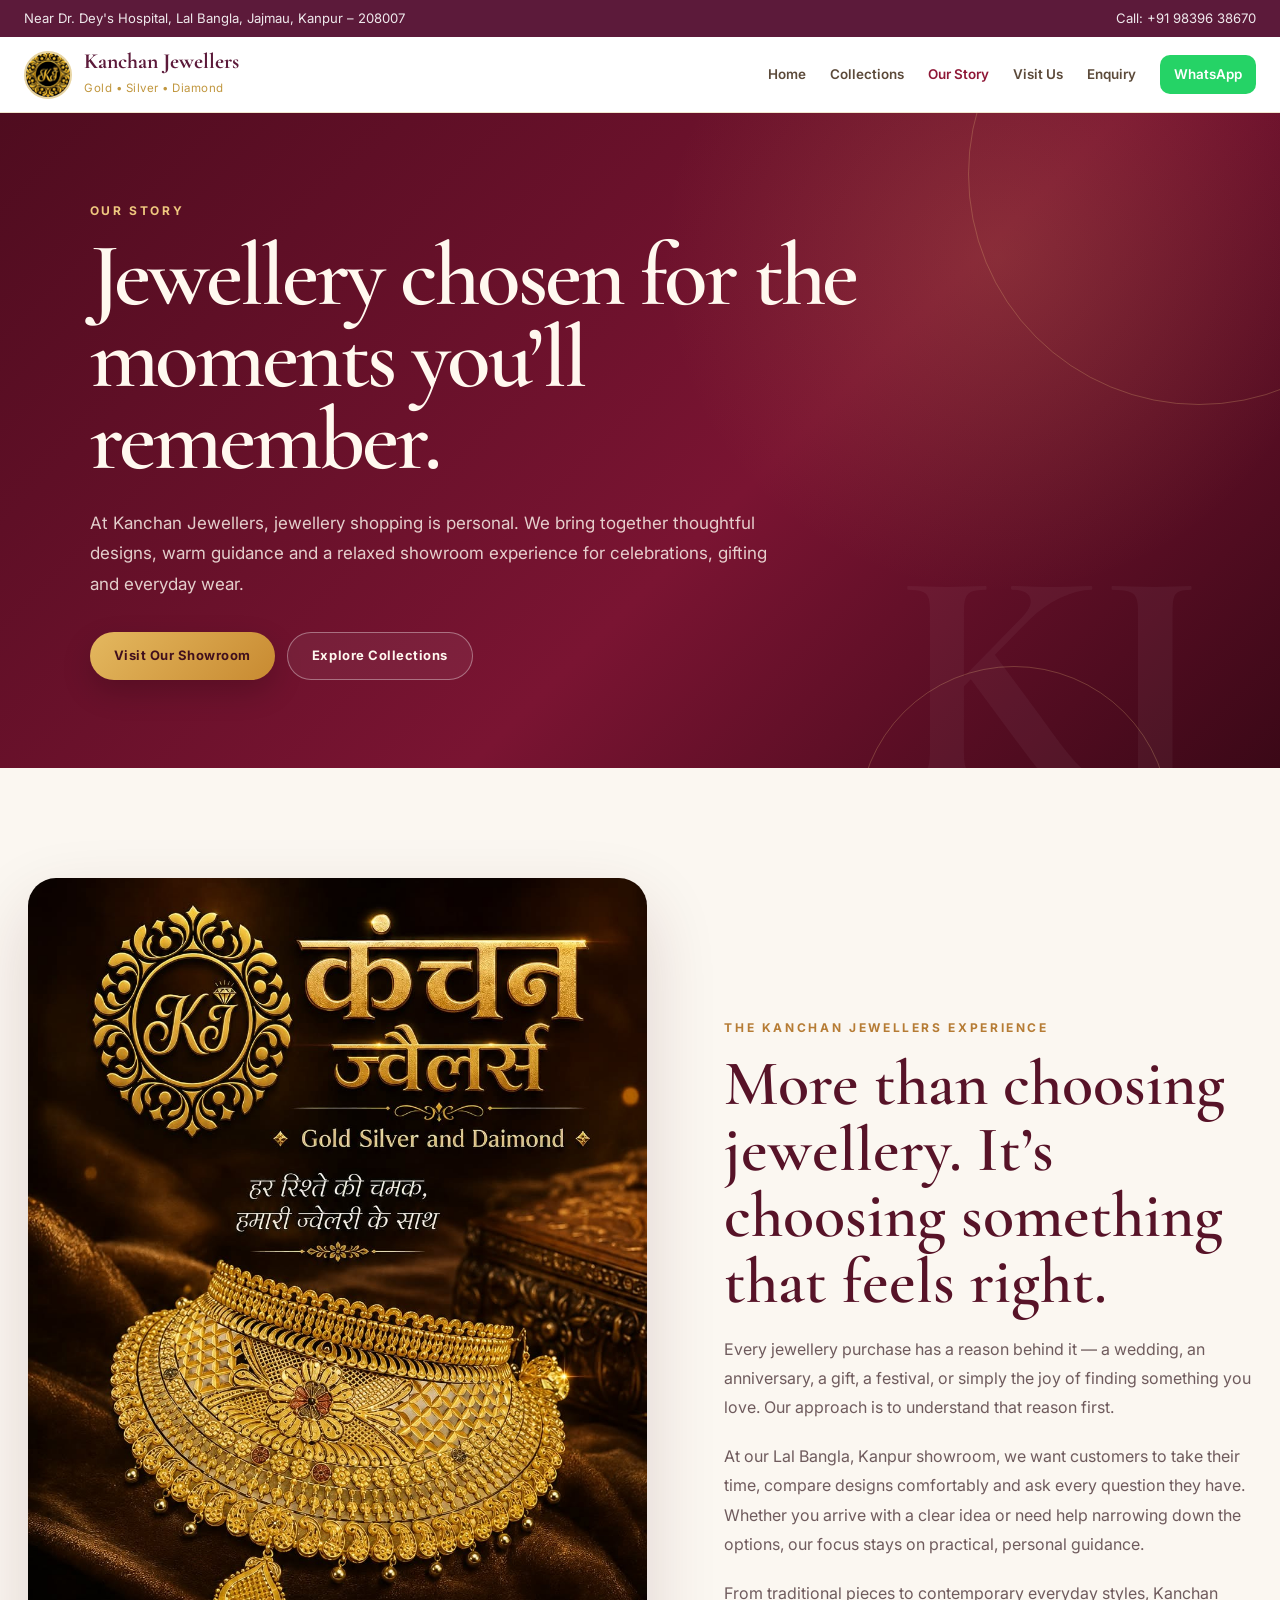
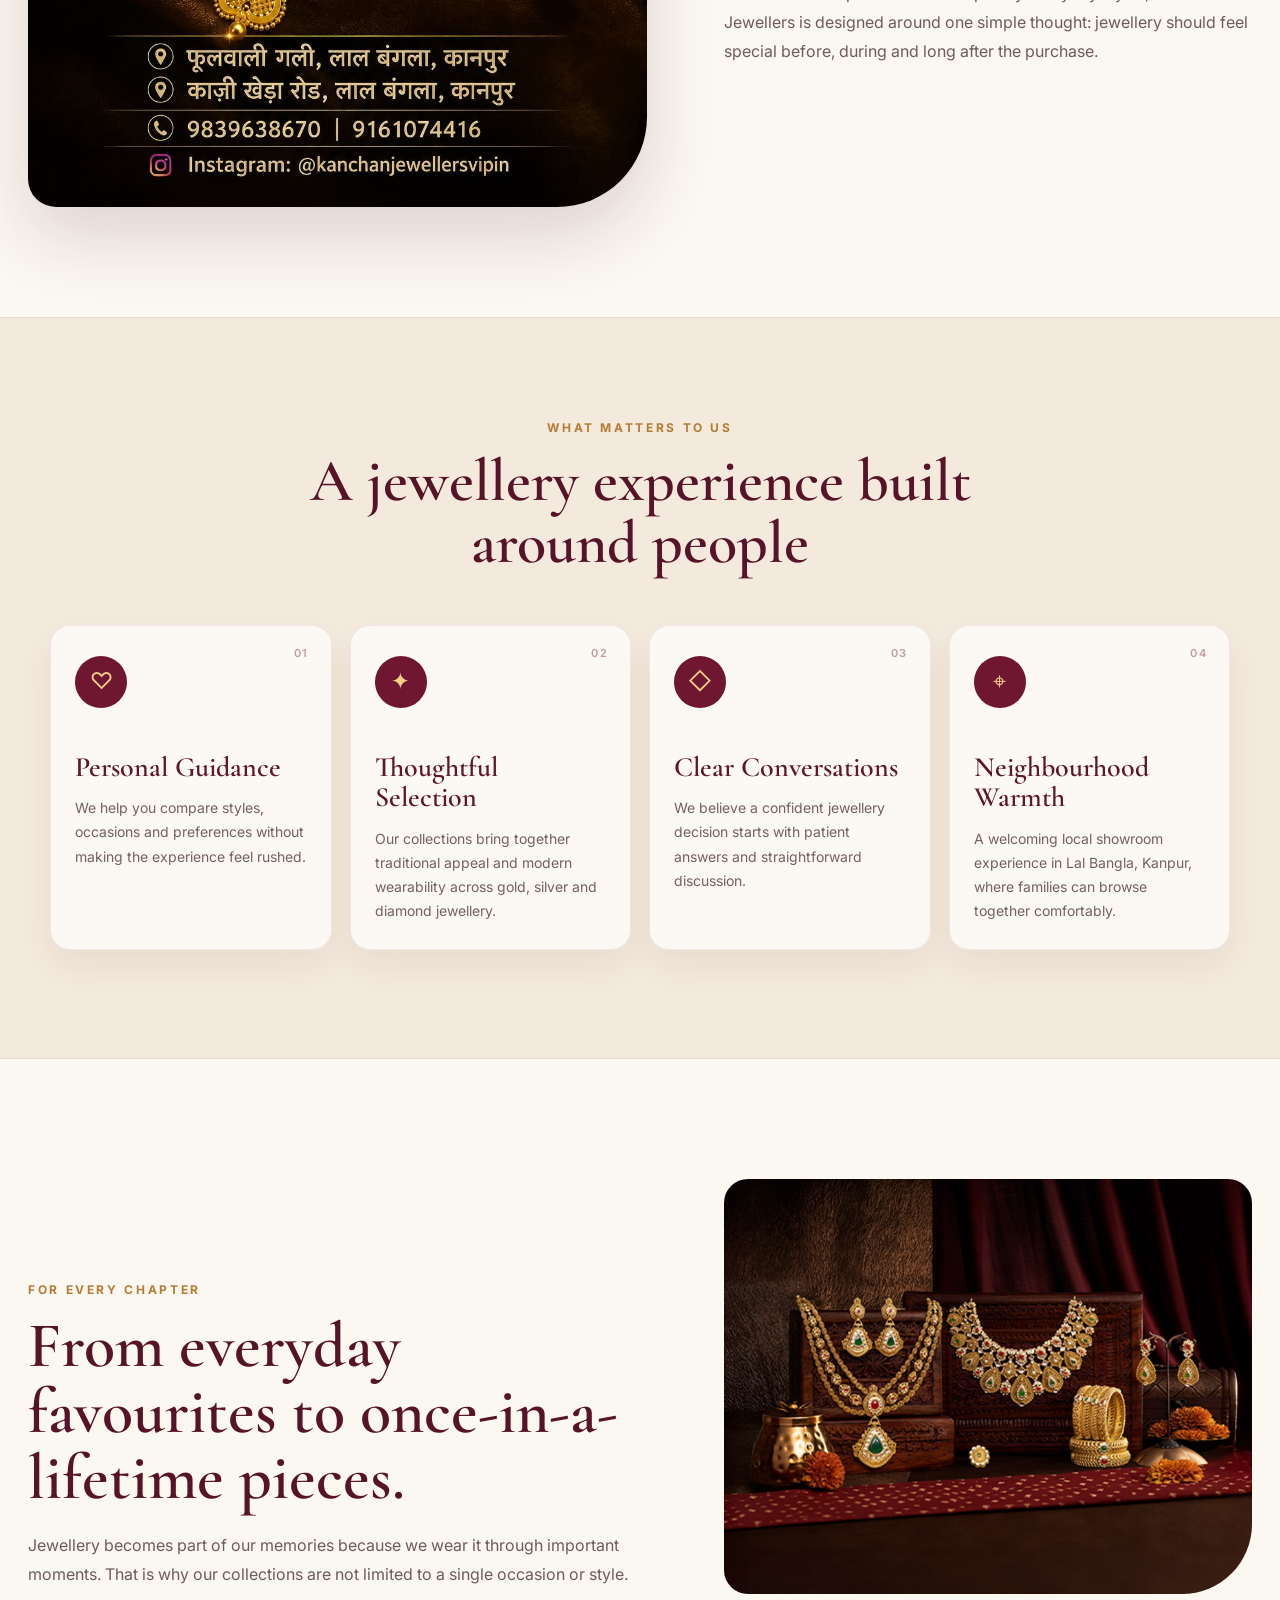
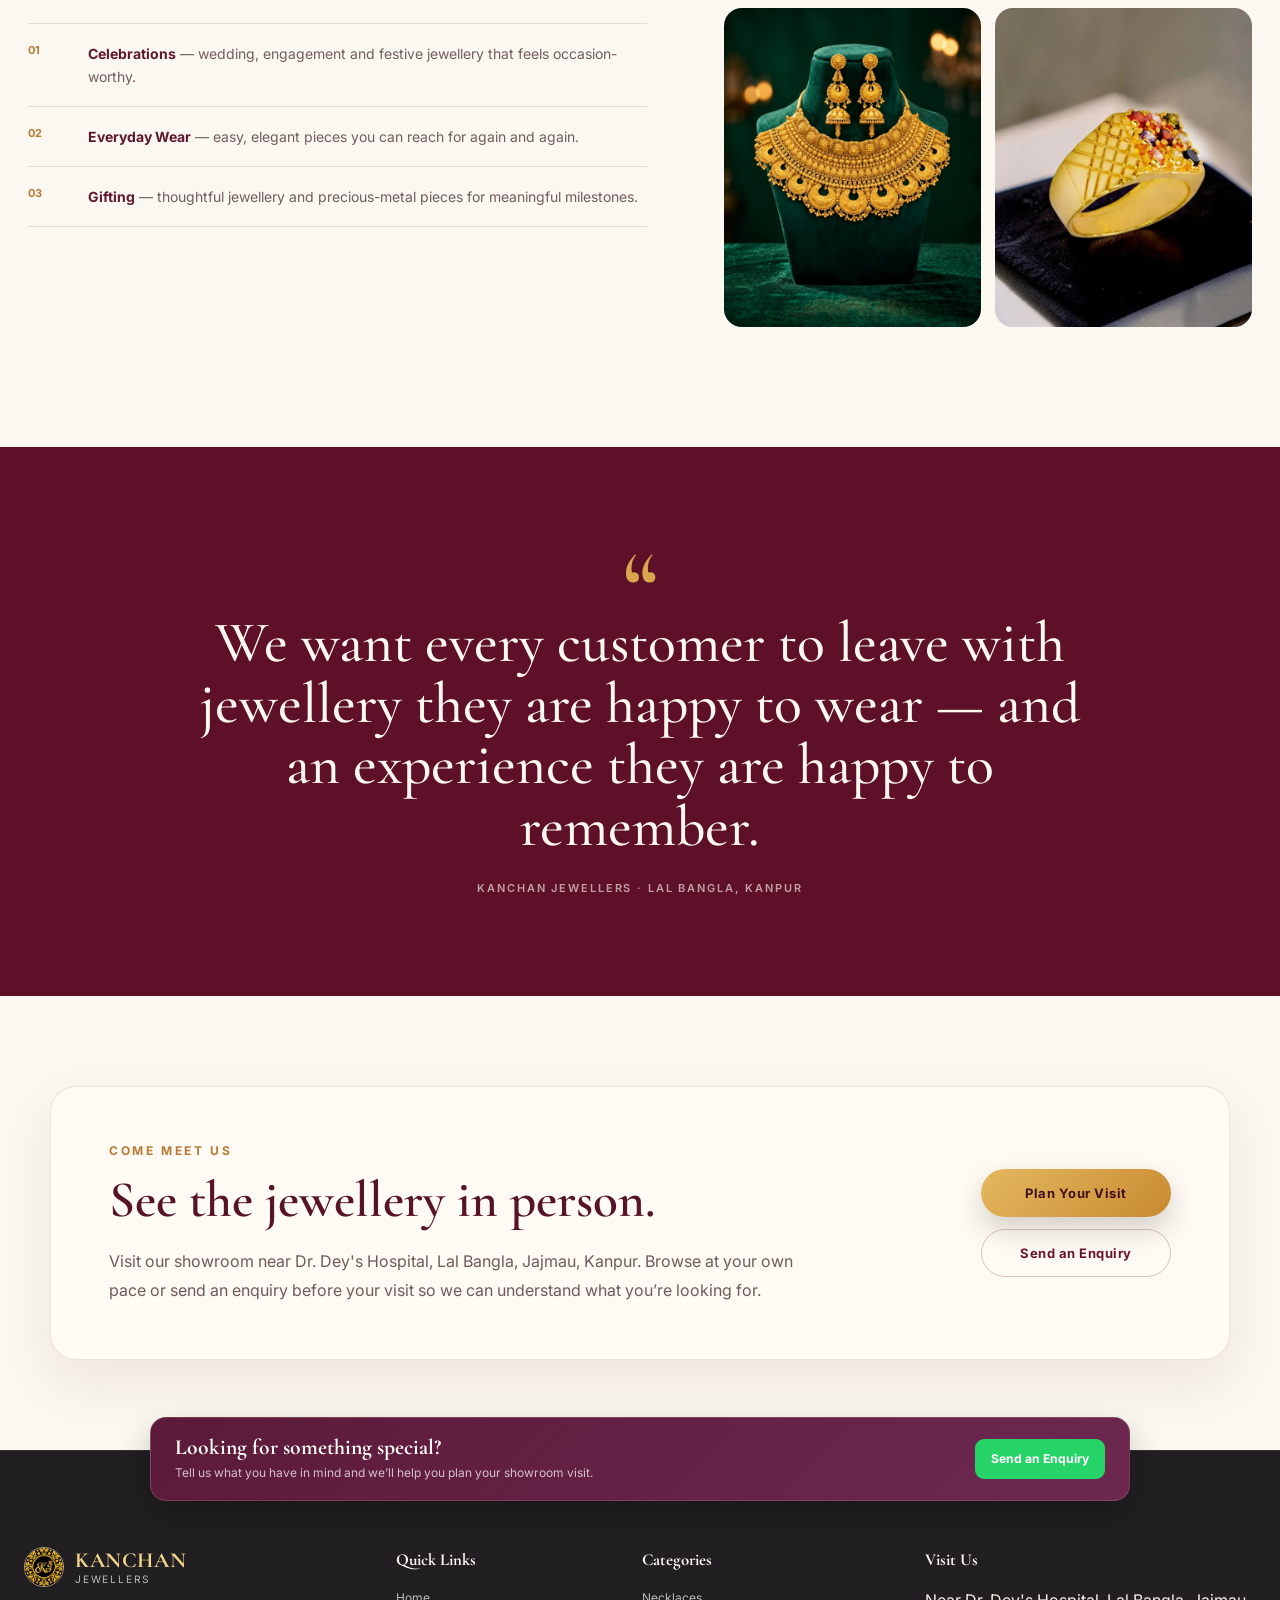
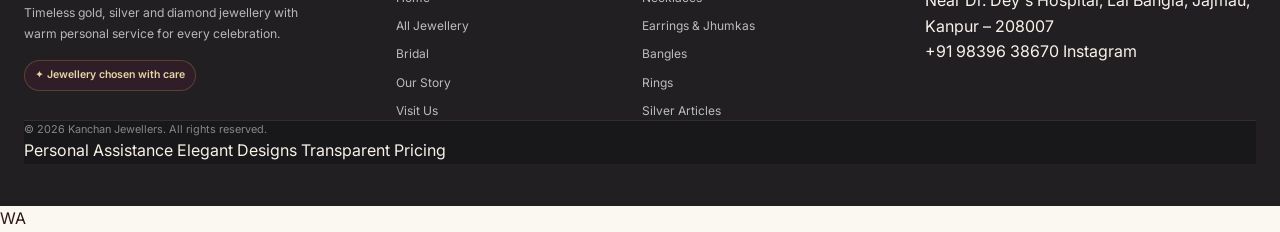
<file: about.html>
<!DOCTYPE html>
<html lang="en">
<head>
  <meta charset="UTF-8">
  <meta name="viewport" content="width=device-width, initial-scale=1.0">
  <title>Our Story | Kanchan Jewellers, Kanpur</title>
  <meta name="description" content="Discover the story and jewellery philosophy of Kanchan Jewellers in Lal Bangla, Kanpur — thoughtful designs, personal guidance and jewellery for life's meaningful moments.">

  <link rel="preconnect" href="https://fonts.googleapis.com">
  <link rel="preconnect" href="https://fonts.gstatic.com" crossorigin>
  <link href="https://fonts.googleapis.com/css2?family=Cormorant+Garamond:wght@500;600;700&family=Inter:wght@400;500;600;700&display=swap" rel="stylesheet">

  <link rel="stylesheet" href="styles.css">
  <link rel="stylesheet" href="contact-page.css">
  <link rel="stylesheet" href="about-page.css">
</head>

<body id="top" class="about-page-body">
  <div class="top-bar">
    <div class="top-bar-inner">
      <div class="location">
        <a href="https://maps.google.com/maps?q=H.N%2C%2BKazi%2BKhera%2C%2Bnear%2BDr.%2BDey's%2BHospital%2C%2BLal%2BBangla%2C%2BJajmau%2BSub%2BMetro%2BCity%2C%2BKanpur%2C%2BUttar%2BPradesh%2B208007%2C%2BIndia&sll=26.419236275641314,80.38961693644524" target="_blank" rel="noopener">Near Dr. Dey's Hospital, Lal Bangla, Jajmau, Kanpur – 208007</a>
      </div>
      <div class="top-right">
        <a href="tel:+919839638670">Call: +91 98396 38670</a>
      </div>
    </div>
  </div>

  <header class="contact-page-header about-page-header">
    <div class="contact-page-header-inner">
      <a class="brand" href="index.html#top">
        <img src="logo-kj.jpg" alt="Kanchan Jewellers" class="brand-logo">
        <div class="brand-text">
          <strong>Kanchan Jewellers</strong>
          <small>Gold • Silver • Diamond</small>
        </div>
      </a>

      <nav class="contact-page-nav" aria-label="Our Story page navigation">
        <a href="index.html#top">Home</a>
        <a href="index.html#collections">Collections</a>
        <a href="about.html" class="active">Our Story</a>
        <a href="contact.html">Visit Us</a>
        <a href="contact.html#enquiry">Enquiry</a>
        <a class="contact-nav-whatsapp" href="https://wa.me/919839638670" target="_blank" rel="noopener">WhatsApp</a>
      </nav>
    </div>
  </header>

  <main>
    <section class="about-hero">
      <div class="about-hero-inner">
        <p class="about-eyebrow">Our Story</p>
        <h1>Jewellery chosen for the moments you’ll remember.</h1>
        <p class="about-hero-lead">At Kanchan Jewellers, jewellery shopping is personal. We bring together thoughtful designs, warm guidance and a relaxed showroom experience for celebrations, gifting and everyday wear.</p>
        <div class="about-hero-actions">
          <a class="about-btn primary" href="contact.html">Visit Our Showroom</a>
          <a class="about-btn secondary" href="index.html#collections">Explore Collections</a>
        </div>
      </div>
      <div class="about-hero-mark" aria-hidden="true">KJ</div>
    </section>

    <section class="about-story-section">
      <div class="about-story-media">
        <img src="brand-banner.jpg" alt="Kanchan Jewellers jewellery collection" loading="eager" decoding="async">
      </div>

      <div class="about-story-copy">
        <p class="about-section-kicker">The Kanchan Jewellers Experience</p>
        <h2>More than choosing jewellery. It’s choosing something that feels right.</h2>
        <p>Every jewellery purchase has a reason behind it — a wedding, an anniversary, a gift, a festival, or simply the joy of finding something you love. Our approach is to understand that reason first.</p>
        <p>At our Lal Bangla, Kanpur showroom, we want customers to take their time, compare designs comfortably and ask every question they have. Whether you arrive with a clear idea or need help narrowing down the options, our focus stays on practical, personal guidance.</p>
        <p>From traditional pieces to contemporary everyday styles, Kanchan Jewellers is designed around one simple thought: jewellery should feel special before, during and long after the purchase.</p>
      </div>
    </section>

    <section class="about-values-section">
      <div class="about-section-head">
        <p class="about-section-kicker">What Matters To Us</p>
        <h2>A jewellery experience built around people</h2>
      </div>

      <div class="about-values-grid">
        <article class="about-value-card">
          <span class="about-value-number">01</span>
          <div class="about-value-icon">♡</div>
          <h3>Personal Guidance</h3>
          <p>We help you compare styles, occasions and preferences without making the experience feel rushed.</p>
        </article>

        <article class="about-value-card">
          <span class="about-value-number">02</span>
          <div class="about-value-icon">✦</div>
          <h3>Thoughtful Selection</h3>
          <p>Our collections bring together traditional appeal and modern wearability across gold, silver and diamond jewellery.</p>
        </article>

        <article class="about-value-card">
          <span class="about-value-number">03</span>
          <div class="about-value-icon">◇</div>
          <h3>Clear Conversations</h3>
          <p>We believe a confident jewellery decision starts with patient answers and straightforward discussion.</p>
        </article>

        <article class="about-value-card">
          <span class="about-value-number">04</span>
          <div class="about-value-icon">⌖</div>
          <h3>Neighbourhood Warmth</h3>
          <p>A welcoming local showroom experience in Lal Bangla, Kanpur, where families can browse together comfortably.</p>
        </article>
      </div>
    </section>

    <section class="about-editorial-section">
      <div class="about-editorial-copy">
        <p class="about-section-kicker">For Every Chapter</p>
        <h2>From everyday favourites to once-in-a-lifetime pieces.</h2>
        <p>Jewellery becomes part of our memories because we wear it through important moments. That is why our collections are not limited to a single occasion or style.</p>

        <div class="about-editorial-list">
          <div><span>01</span><p><strong>Celebrations</strong> — wedding, engagement and festive jewellery that feels occasion-worthy.</p></div>
          <div><span>02</span><p><strong>Everyday Wear</strong> — easy, elegant pieces you can reach for again and again.</p></div>
          <div><span>03</span><p><strong>Gifting</strong> — thoughtful jewellery and precious-metal pieces for meaningful milestones.</p></div>
        </div>
      </div>

      <div class="about-editorial-gallery">
        <figure class="about-gallery-main">
          <img src="gold-jewellery.jpg" alt="Gold jewellery at Kanchan Jewellers" loading="lazy" decoding="async">
        </figure>
        <figure>
          <img src="bridal-choker-set.png" alt="Bridal jewellery collection" loading="lazy" decoding="async">
        </figure>
        <figure>
          <img src="classic-gold-ring.jpg" alt="Classic gold ring" loading="lazy" decoding="async">
        </figure>
      </div>
    </section>

    <section class="about-quote-section">
      <span class="about-quote-mark">“</span>
      <blockquote>We want every customer to leave with jewellery they are happy to wear — and an experience they are happy to remember.</blockquote>
      <p>Kanchan Jewellers · Lal Bangla, Kanpur</p>
    </section>

    <section class="about-visit-section">
      <div>
        <p class="about-section-kicker">Come Meet Us</p>
        <h2>See the jewellery in person.</h2>
        <p>Visit our showroom near Dr. Dey's Hospital, Lal Bangla, Jajmau, Kanpur. Browse at your own pace or send an enquiry before your visit so we can understand what you’re looking for.</p>
      </div>
      <div class="about-visit-actions">
        <a class="about-btn primary" href="contact.html">Plan Your Visit</a>
        <a class="about-btn outline" href="contact.html#enquiry">Send an Enquiry</a>
      </div>
    </section>
  </main>

  <footer class="site-footer contact-page-footer">
    <div class="footer-shell">
      <div class="footer-cta">
        <div class="footer-cta-copy">
          <strong>Looking for something special?</strong>
          <span>Tell us what you have in mind and we’ll help you plan your showroom visit.</span>
        </div>
        <a href="contact.html#enquiry" class="footer-whatsapp-cta">Send an Enquiry</a>
      </div>

      <div class="footer-grid">
        <div class="footer-column footer-about">
          <a href="index.html#top" class="footer-logo-row">
            <img src="logo-kj.jpg" alt="Kanchan Jewellers" loading="lazy" decoding="async">
            <div>
              <strong>Kanchan</strong>
              <span>Jewellers</span>
            </div>
          </a>
          <p>Timeless gold, silver and diamond jewellery with warm personal service for every celebration.</p>
          <div class="footer-mini-badge">✦ Jewellery chosen with care</div>
        </div>

        <div class="footer-column">
          <h3>Quick Links</h3>
          <nav class="footer-nav" aria-label="Footer quick links">
            <a href="index.html#top">Home</a>
            <a href="index.html#collections">All Jewellery</a>
            <a href="index.html#featured">Bridal</a>
            <a href="about.html">Our Story</a>
            <a href="contact.html">Visit Us</a>
          </nav>
        </div>

        <div class="footer-column">
          <h3>Categories</h3>
          <nav class="footer-nav" aria-label="Footer jewellery categories">
            <a href="index.html#collections">Necklaces</a>
            <a href="index.html#collections">Earrings &amp; Jhumkas</a>
            <a href="index.html#collections">Bangles</a>
            <a href="index.html#collections">Rings</a>
            <a href="index.html#collections">Silver Articles</a>
          </nav>
        </div>

        <div class="footer-column footer-contact-column">
          <h3>Visit Us</h3>
          <p>Near Dr. Dey's Hospital, Lal Bangla, Jajmau, Kanpur – 208007</p>
          <a href="tel:+919839638670">+91 98396 38670</a>
          <a href="https://www.instagram.com/kanchanjewellersvipin/" target="_blank" rel="noopener">Instagram</a>
        </div>
      </div>

      <div class="footer-bottom">
        <p>© <span id="year"></span> Kanchan Jewellers. All rights reserved.</p>
        <div class="footer-trust-row">
          <span>Personal Assistance</span>
          <span>Elegant Designs</span>
          <span>Transparent Pricing</span>
        </div>
      </div>
    </div>
  </footer>

  <a class="floating-whatsapp" href="https://wa.me/919839638670?text=Hi%20Kanchan%20Jewellers%2C%20I%20would%20like%20to%20know%20more%20about%20your%20jewellery." target="_blank" rel="noopener" aria-label="Chat with Kanchan Jewellers on WhatsApp">WA</a>

  <script>document.getElementById('year').textContent = new Date().getFullYear();</script>
</body>
</html>
</file>
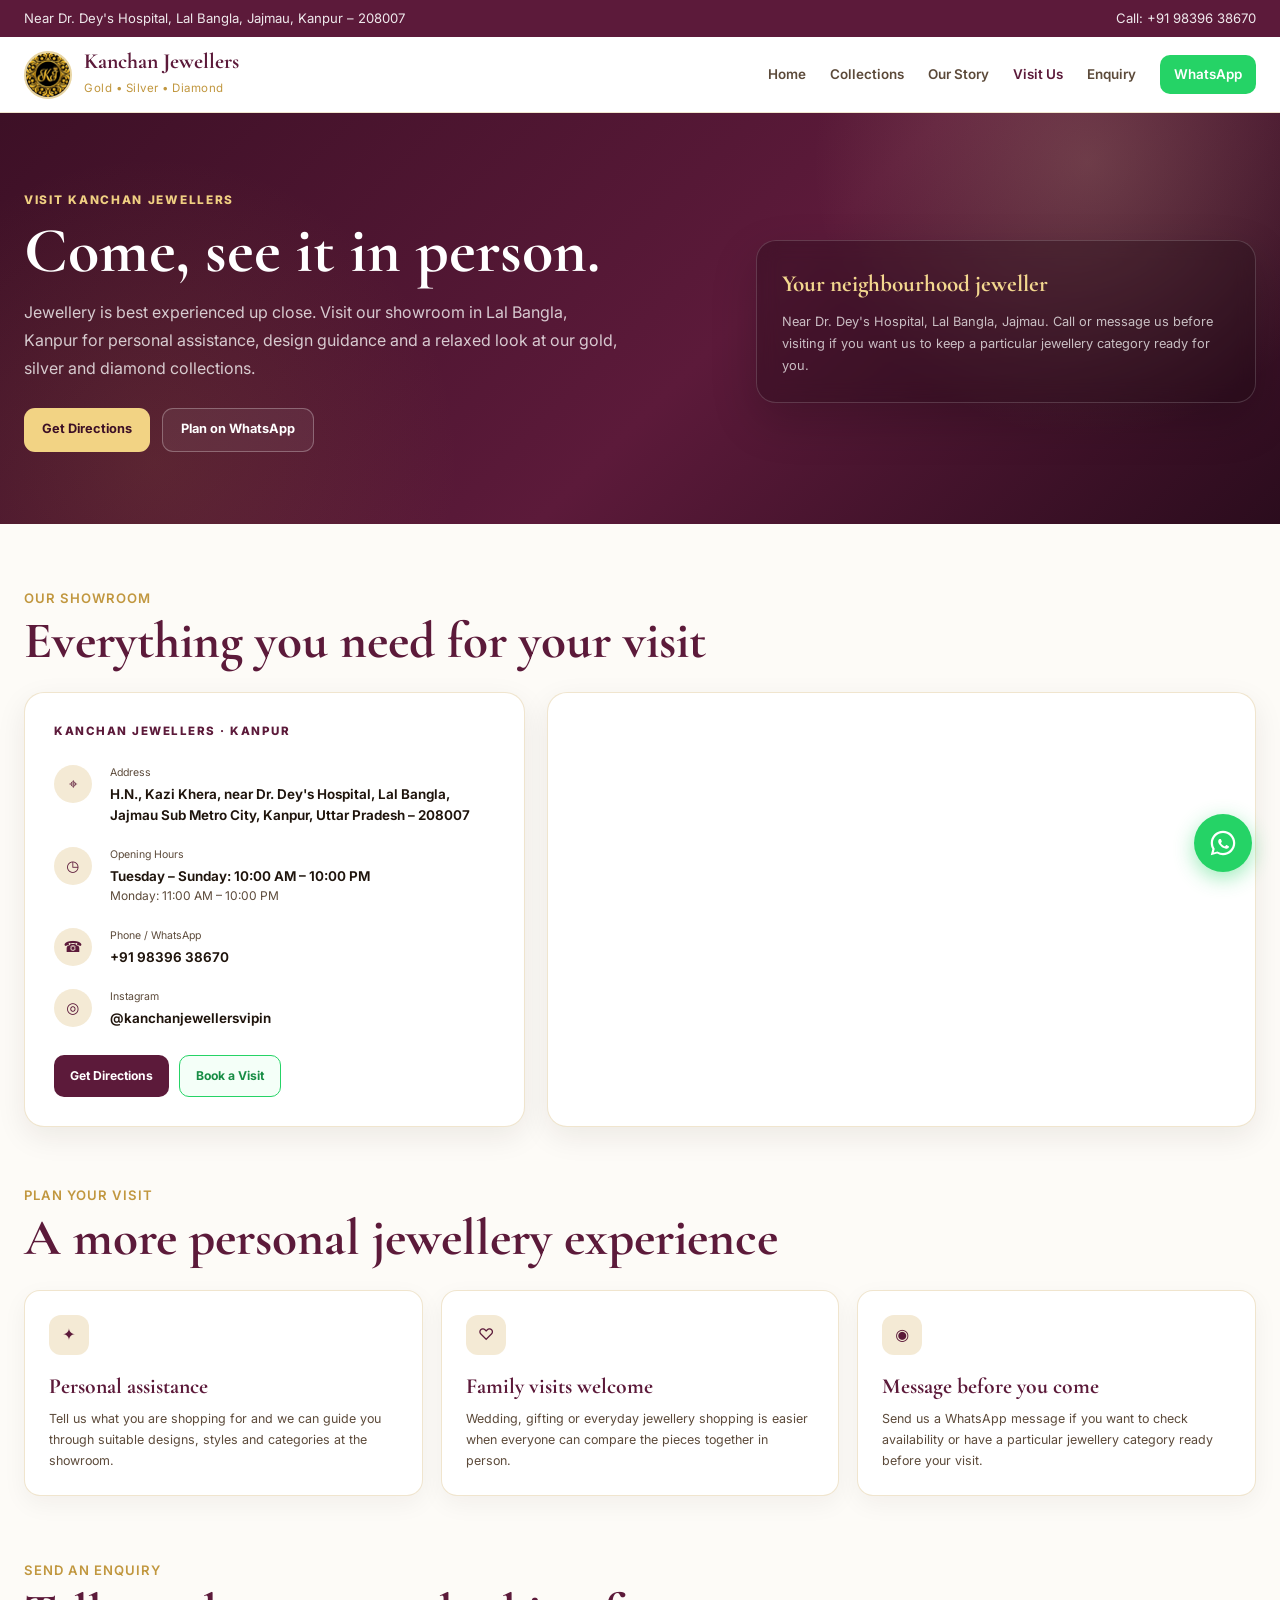
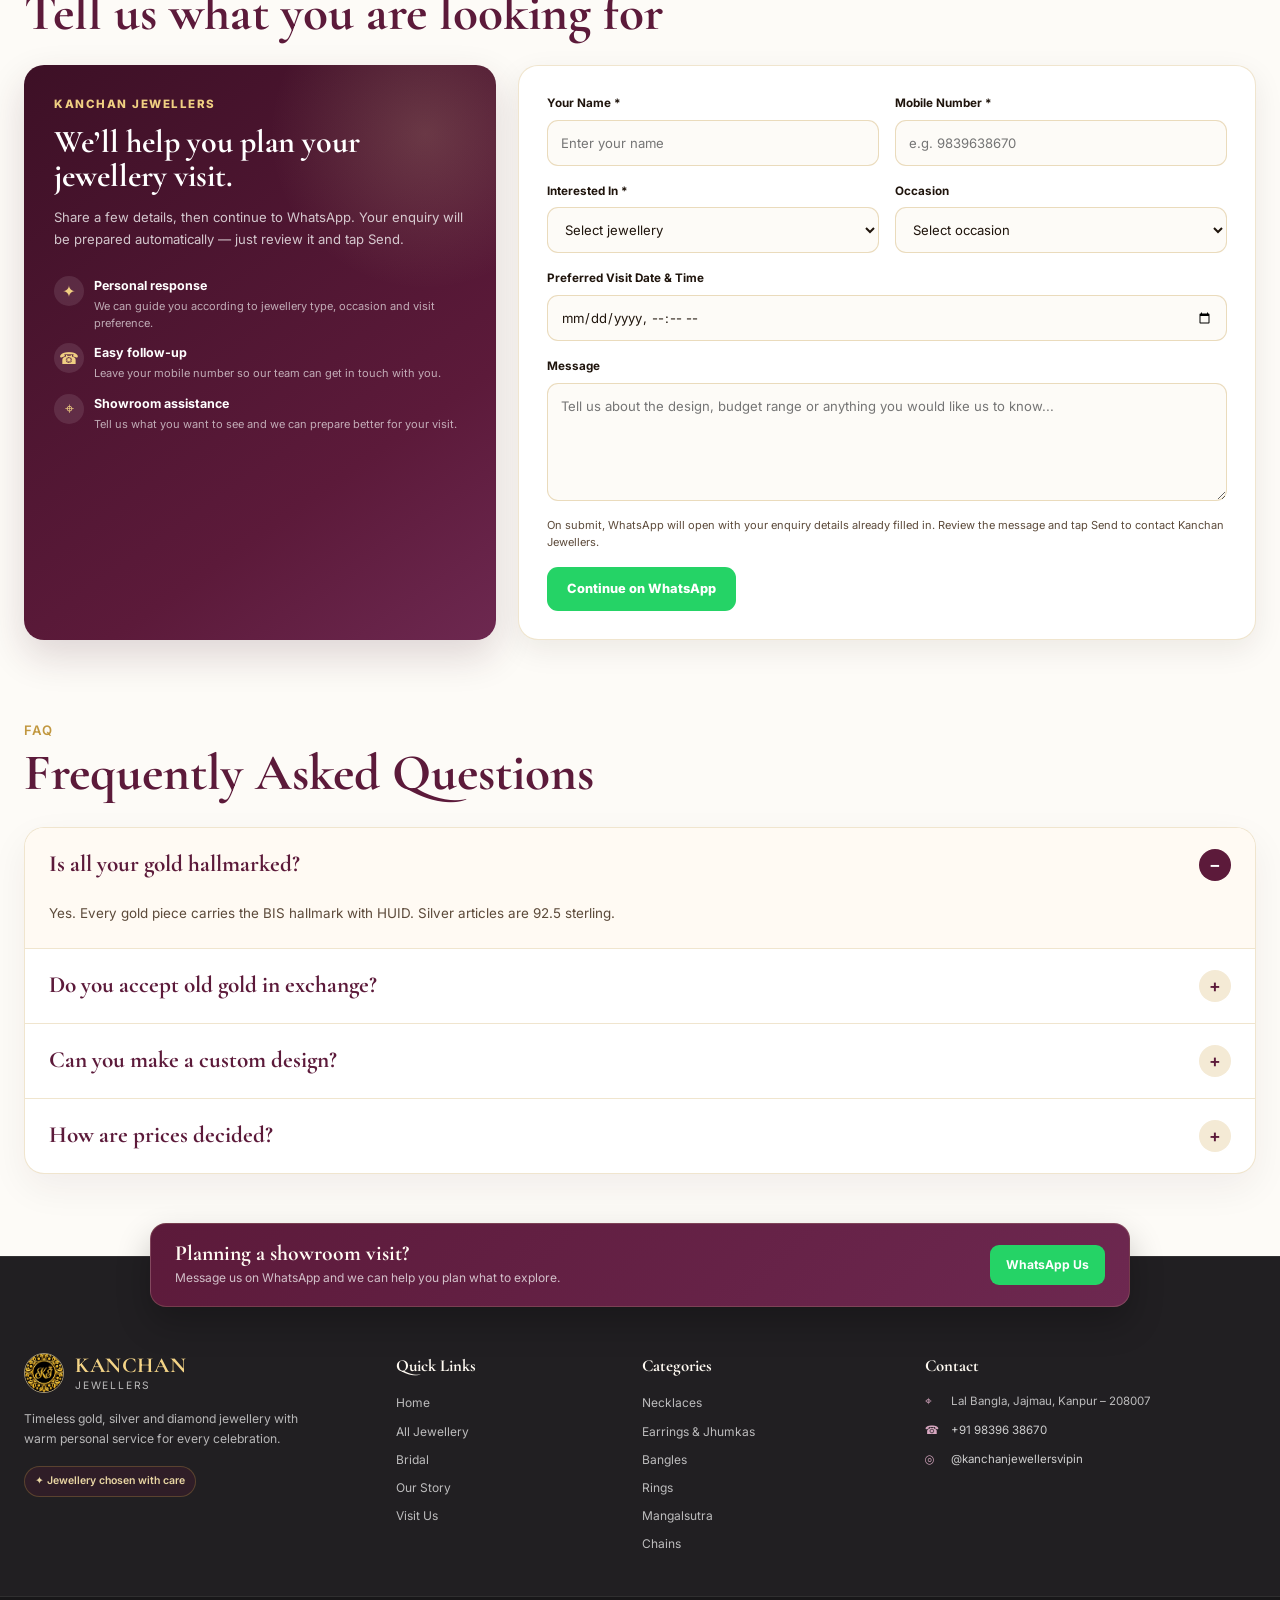
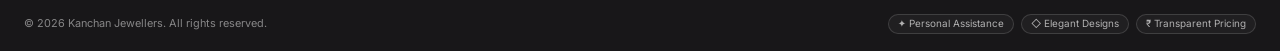
<file: contact.html>
<!DOCTYPE html>
<html lang="en">
<head>
  <meta charset="UTF-8">
  <meta name="viewport" content="width=device-width, initial-scale=1.0">
  <title>Visit Kanchan Jewellers | Kanpur</title>
  <meta name="description" content="Visit Kanchan Jewellers in Lal Bangla, Jajmau, Kanpur. Find directions, opening hours, phone number and WhatsApp contact details.">

  <link rel="preconnect" href="https://fonts.googleapis.com">
  <link rel="preconnect" href="https://fonts.gstatic.com" crossorigin>
  <link href="https://fonts.googleapis.com/css2?family=Cormorant+Garamond:wght@500;600;700&family=Inter:wght@400;500;600;700&display=swap" rel="stylesheet">

  <link rel="stylesheet" href="styles.css">
  <link rel="stylesheet" href="contact-page.css">
  <link rel="stylesheet" href="contact-form.css">
</head>

<body id="top" class="contact-page-body">

  <div class="top-bar">
    <div class="top-bar-inner">
      <div class="location">
        <a href="https://maps.google.com/maps?q=H.N%2C%2BKazi%2BKhera%2C%2Bnear%2BDr.%2BDey's%2BHospital%2C%2BLal%2BBangla%2C%2BJajmau%2BSub%2BMetro%2BCity%2C%2BKanpur%2C%2BUttar%2BPradesh%2B208007%2C%2BIndia&sll=26.419236275641314,80.38961693644524" target="_blank" rel="noopener">Near Dr. Dey's Hospital, Lal Bangla, Jajmau, Kanpur – 208007</a>
      </div>
      <div class="top-right">
        <a href="tel:+919839638670">Call: +91 98396 38670</a>
      </div>
    </div>
  </div>

  <header class="contact-page-header">
    <div class="contact-page-header-inner">
      <a class="brand" href="index.html#top">
        <img src="logo-kj.jpg" alt="Kanchan Jewellers" class="brand-logo">
        <div class="brand-text">
          <strong>Kanchan Jewellers</strong>
          <small>Gold • Silver • Diamond</small>
        </div>
      </a>

      <nav class="contact-page-nav" aria-label="Contact page navigation">
        <a href="index.html#top">Home</a>
        <a href="index.html#collections">Collections</a>
        <a href="about.html">Our Story</a>
        <a href="contact.html" class="active">Visit Us</a>
        <a href="#enquiry">Enquiry</a>
        <a class="contact-nav-whatsapp" href="https://wa.me/919839638670" target="_blank" rel="noopener">WhatsApp</a>
      </nav>
    </div>
  </header>

  <main>
    <section class="contact-hero">
      <div class="contact-hero-inner">
        <div class="contact-hero-copy">
          <p class="contact-page-eyebrow">Visit Kanchan Jewellers</p>
          <h1>Come, see it in person.</h1>
          <p>Jewellery is best experienced up close. Visit our showroom in Lal Bangla, Kanpur for personal assistance, design guidance and a relaxed look at our gold, silver and diamond collections.</p>

          <div class="contact-hero-actions">
            <a class="contact-hero-btn primary" href="https://maps.google.com/maps?q=H.N%2C%2BKazi%2BKhera%2C%2Bnear%2BDr.%2BDey's%2BHospital%2C%2BLal%2BBangla%2C%2BJajmau%2BSub%2BMetro%2BCity%2C%2BKanpur%2C%2BUttar%2BPradesh%2B208007" target="_blank" rel="noopener">Get Directions</a>
            <a class="contact-hero-btn secondary" href="https://wa.me/919839638670?text=Hi%20Kanchan%20Jewellers%2C%20I%20would%20like%20to%20plan%20a%20visit." target="_blank" rel="noopener">Plan on WhatsApp</a>
          </div>
        </div>

        <aside class="contact-hero-note">
          <strong>Your neighbourhood jeweller</strong>
          <p>Near Dr. Dey's Hospital, Lal Bangla, Jajmau. Call or message us before visiting if you want us to keep a particular jewellery category ready for you.</p>
        </aside>
      </div>
    </section>

    <section class="contact-page-main">
      <div class="contact-page-section-head">
        <p class="eyebrow">Our Showroom</p>
        <h2>Everything you need for your visit</h2>
      </div>

      <div class="contact-showroom-grid">
        <div class="contact-showroom-card">
          <p class="contact-showroom-brand">KANCHAN JEWELLERS · KANPUR</p>

          <div class="contact-detail-row">
            <div class="contact-detail-icon">⌖</div>
            <div class="contact-detail-copy">
              <small>Address</small>
              <strong>H.N., Kazi Khera, near Dr. Dey's Hospital, Lal Bangla, Jajmau Sub Metro City, Kanpur, Uttar Pradesh – 208007</strong>
            </div>
          </div>

          <div class="contact-detail-row">
            <div class="contact-detail-icon">◷</div>
            <div class="contact-detail-copy">
              <small>Opening Hours</small>
              <strong>Tuesday – Sunday: 10:00 AM – 10:00 PM</strong>
              <span>Monday: 11:00 AM – 10:00 PM</span>
            </div>
          </div>

          <div class="contact-detail-row">
            <div class="contact-detail-icon">☎</div>
            <div class="contact-detail-copy">
              <small>Phone / WhatsApp</small>
              <a href="tel:+919839638670">+91 98396 38670</a>
            </div>
          </div>

          <div class="contact-detail-row">
            <div class="contact-detail-icon">◎</div>
            <div class="contact-detail-copy">
              <small>Instagram</small>
              <a href="https://www.instagram.com/kanchanjewellersvipin/" target="_blank" rel="noopener">@kanchanjewellersvipin</a>
            </div>
          </div>

          <div class="contact-showroom-actions">
            <a class="directions" href="https://maps.google.com/maps?q=H.N%2C%2BKazi%2BKhera%2C%2Bnear%2BDr.%2BDey's%2BHospital%2C%2BLal%2BBangla%2C%2BJajmau%2BSub%2BMetro%2BCity%2C%2BKanpur%2C%2BUttar%2BPradesh%2B208007" target="_blank" rel="noopener">Get Directions</a>
            <a class="whatsapp" href="https://wa.me/919839638670?text=Hi%20Kanchan%20Jewellers%2C%20I%20want%20to%20visit%20your%20showroom." target="_blank" rel="noopener">Book a Visit</a>
          </div>
        </div>

        <div class="contact-map-card">
          <iframe
            src="https://maps.google.com/maps?q=26.419236275641314,80.38961693644524&z=16&output=embed"
            loading="lazy"
            allowfullscreen
            referrerpolicy="no-referrer-when-downgrade"
            title="Kanchan Jewellers location in Kanpur"
          ></iframe>
        </div>
      </div>

      <section class="contact-plan-section">
        <div class="contact-page-section-head">
          <p class="eyebrow">Plan Your Visit</p>
          <h2>A more personal jewellery experience</h2>
        </div>

        <div class="contact-plan-grid">
          <article class="contact-plan-card">
            <div class="plan-icon">✦</div>
            <h3>Personal assistance</h3>
            <p>Tell us what you are shopping for and we can guide you through suitable designs, styles and categories at the showroom.</p>
          </article>

          <article class="contact-plan-card">
            <div class="plan-icon">♡</div>
            <h3>Family visits welcome</h3>
            <p>Wedding, gifting or everyday jewellery shopping is easier when everyone can compare the pieces together in person.</p>
          </article>

          <article class="contact-plan-card">
            <div class="plan-icon">◉</div>
            <h3>Message before you come</h3>
            <p>Send us a WhatsApp message if you want to check availability or have a particular jewellery category ready before your visit.</p>
          </article>
        </div>
      </section>

      <section class="enquiry-section" id="enquiry">
        <div class="enquiry-section-head">
          <p class="eyebrow">Send an Enquiry</p>
          <h2>Tell us what you are looking for</h2>
        </div>

        <div class="enquiry-layout">
          <aside class="enquiry-intro">
            <p class="enquiry-kicker">Kanchan Jewellers</p>
            <h3>We’ll help you plan your jewellery visit.</h3>
            <p>Share a few details, then continue to WhatsApp. Your enquiry will be prepared automatically — just review it and tap Send.</p>

            <div class="enquiry-points">
              <div class="enquiry-point">
                <span>✦</span>
                <div><strong>Personal response</strong><small>We can guide you according to jewellery type, occasion and visit preference.</small></div>
              </div>
              <div class="enquiry-point">
                <span>☎</span>
                <div><strong>Easy follow-up</strong><small>Leave your mobile number so our team can get in touch with you.</small></div>
              </div>
              <div class="enquiry-point">
                <span>⌖</span>
                <div><strong>Showroom assistance</strong><small>Tell us what you want to see and we can prepare better for your visit.</small></div>
              </div>
            </div>
          </aside>

          <div class="enquiry-form-card">
            <form class="enquiry-form" id="enquiryForm" novalidate>
              <div class="enquiry-form-grid">
                <div class="enquiry-field">
                  <label for="enquiryName">Your Name *</label>
                  <input id="enquiryName" name="name" type="text" autocomplete="name" minlength="2" maxlength="80" required placeholder="Enter your name">
                </div>

                <div class="enquiry-field">
                  <label for="enquiryPhone">Mobile Number *</label>
                  <input id="enquiryPhone" name="phone" type="tel" autocomplete="tel" inputmode="tel" maxlength="18" required placeholder="e.g. 9839638670">
                </div>

                <div class="enquiry-field">
                  <label for="enquiryInterest">Interested In *</label>
                  <select id="enquiryInterest" name="interest" required>
                    <option value="">Select jewellery</option>
                    <option>Necklaces</option>
                    <option>Earrings & Jhumkas</option>
                    <option>Bangles</option>
                    <option>Rings</option>
                    <option>Mangalsutra</option>
                    <option>Chains</option>
                    <option>Bridal Jewellery</option>
                    <option>Silver Articles</option>
                    <option>Gold & Silver Coins</option>
                    <option>Other Jewellery</option>
                  </select>
                </div>

                <div class="enquiry-field">
                  <label for="enquiryOccasion">Occasion</label>
                  <select id="enquiryOccasion" name="occasion">
                    <option value="">Select occasion</option>
                    <option>Wedding</option>
                    <option>Engagement</option>
                    <option>Festival</option>
                    <option>Anniversary</option>
                    <option>Gifting</option>
                    <option>Daily Wear</option>
                    <option>Other</option>
                  </select>
                </div>

                <div class="enquiry-field full">
                  <label for="enquiryVisit">Preferred Visit Date & Time</label>
                  <input id="enquiryVisit" name="preferredVisit" type="datetime-local">
                </div>

                <div class="enquiry-field full">
                  <label for="enquiryMessage">Message</label>
                  <textarea id="enquiryMessage" name="message" maxlength="500" placeholder="Tell us about the design, budget range or anything you would like us to know..."></textarea>
                </div>

                <div class="enquiry-honeypot" aria-hidden="true">
                  <label for="enquiryWebsite">Website</label>
                  <input id="enquiryWebsite" name="website" type="text" tabindex="-1" autocomplete="off">
                </div>
              </div>

              <p class="enquiry-form-note">On submit, WhatsApp will open with your enquiry details already filled in. Review the message and tap Send to contact Kanchan Jewellers.</p>

              <div class="enquiry-submit-row">
                <button class="enquiry-submit-btn" type="submit">Continue on WhatsApp</button>
                <p class="enquiry-form-error" role="alert" aria-live="polite"></p>
              </div>
            </form>
          </div>
        </div>
      </section>

      <section class="contact-faq-section" id="faq">
        <div class="contact-page-section-head contact-faq-head">
          <p class="eyebrow">FAQ</p>
          <h2>Frequently Asked Questions</h2>
        </div>

        <div class="contact-faq-list">
          <details class="contact-faq-item" open>
            <summary>Is all your gold hallmarked?</summary>
            <div class="contact-faq-answer">
              <p>Yes. Every gold piece carries the BIS hallmark with HUID. Silver articles are 92.5 sterling.</p>
            </div>
          </details>

          <details class="contact-faq-item">
            <summary>Do you accept old gold in exchange?</summary>
            <div class="contact-faq-answer">
              <p>Bring your old gold to the showroom for assessment. Our team can check its purity and weight and explain the exchange value and applicable terms before you decide.</p>
            </div>
          </details>

          <details class="contact-faq-item">
            <summary>Can you make a custom design?</summary>
            <div class="contact-faq-answer">
              <p>Custom-design requirements can be discussed at the showroom. Share a reference, photo or idea with us and our team can guide you on the design, metal, approximate weight and feasibility.</p>
            </div>
          </details>

          <details class="contact-faq-item">
            <summary>How are prices decided?</summary>
            <div class="contact-faq-answer">
              <p>Jewellery pricing depends on the prevailing gold or silver rate, purity, net metal weight, making charges, design or stone value where applicable, and taxes. The final breakup is explained at the time of purchase.</p>
            </div>
          </details>
        </div>
      </section>
    </section>
  </main>

  <footer class="site-footer contact-page-footer">
    <div class="footer-shell">
      <div class="footer-cta">
        <div class="footer-cta-copy">
          <strong>Planning a showroom visit?</strong>
          <span>Message us on WhatsApp and we can help you plan what to explore.</span>
        </div>
        <a href="https://wa.me/919839638670?text=Hi%20Kanchan%20Jewellers%2C%20I%20would%20like%20to%20visit%20your%20showroom." target="_blank" rel="noopener" class="footer-whatsapp-cta">WhatsApp Us</a>
      </div>

      <div class="footer-grid">
        <div class="footer-column footer-about">
          <a href="index.html#top" class="footer-logo-row">
            <img src="logo-kj.jpg" alt="Kanchan Jewellers" loading="lazy" decoding="async">
            <div>
              <strong>Kanchan</strong>
              <span>Jewellers</span>
            </div>
          </a>
          <p>Timeless gold, silver and diamond jewellery with warm personal service for every celebration.</p>
          <div class="footer-mini-badge">✦ Jewellery chosen with care</div>
        </div>

        <div class="footer-column">
          <h3>Quick Links</h3>
          <nav class="footer-nav" aria-label="Footer quick links">
            <a href="index.html#top">Home</a>
            <a href="index.html#collections">All Jewellery</a>
            <a href="index.html#featured">Bridal</a>
            <a href="about.html">Our Story</a>
            <a href="contact.html">Visit Us</a>
          </nav>
        </div>

        <div class="footer-column">
          <h3>Categories</h3>
          <nav class="footer-nav" aria-label="Footer jewellery categories">
            <a href="index.html#collections">Necklaces</a>
            <a href="index.html#collections">Earrings &amp; Jhumkas</a>
            <a href="index.html#collections">Bangles</a>
            <a href="index.html#collections">Rings</a>
            <a href="index.html#collections">Mangalsutra</a>
            <a href="index.html#collections">Chains</a>
          </nav>
        </div>

        <div class="footer-column footer-contact">
          <h3>Contact</h3>
          <div class="footer-contact-item">
            <span class="footer-contact-icon">⌖</span>
            <span>Lal Bangla, Jajmau, Kanpur – 208007</span>
          </div>
          <div class="footer-contact-item">
            <span class="footer-contact-icon">☎</span>
            <a href="tel:+919839638670">+91 98396 38670</a>
          </div>
          <div class="footer-contact-item">
            <span class="footer-contact-icon">◎</span>
            <a href="https://www.instagram.com/kanchanjewellersvipin/" target="_blank" rel="noopener">@kanchanjewellersvipin</a>
          </div>
        </div>
      </div>
    </div>

    <div class="footer-bottom">
      <div class="footer-bottom-inner">
        <p>© <span id="year"></span> Kanchan Jewellers. All rights reserved.</p>
        <div class="footer-trust-badges" aria-label="Store values">
          <span>✦ Personal Assistance</span>
          <span>◇ Elegant Designs</span>
          <span>₹ Transparent Pricing</span>
        </div>
      </div>
    </div>
  </footer>

  <a href="https://wa.me/919839638670" class="whatsapp-float" target="_blank" rel="noopener" aria-label="Chat on WhatsApp">
    <svg viewBox="0 0 32 32" width="28" height="28" fill="#fff" aria-hidden="true">
      <path d="M16.004 2.002c-7.732 0-14 6.268-14 14 0 2.465.643 4.86 1.863 6.975L2 30l7.22-1.89A13.93 13.93 0 0 0 16.004 30c7.732 0 14-6.268 14-14s-6.268-14-14-14zm0 25.5a11.47 11.47 0 0 1-5.86-1.605l-.42-.25-4.28 1.12 1.14-4.17-.27-.43A11.47 11.47 0 0 1 4.5 16c0-6.35 5.15-11.5 11.5-11.5S27.5 9.65 27.5 16 22.35 27.5 16 27.5z"/>
      <path d="M22.15 19.35c-.3-.15-1.78-.88-2.05-.98-.28-.1-.48-.15-.68.15-.2.3-.78.98-.96 1.18-.18.2-.35.22-.65.08-.3-.15-1.27-.47-2.42-1.5-.9-.8-1.5-1.78-1.68-2.08-.18-.3-.02-.46.13-.6.14-.14.3-.35.45-.52.15-.18.2-.3.3-.5.1-.2.05-.38-.02-.52-.08-.15-.68-1.63-.93-2.23-.24-.58-.5-.5-.68-.5h-.58c-.2 0-.52.08-.8.38-.28.3-1.05 1.03-1.05 2.5s1.08 2.9 1.23 3.1c.15.2 2.12 3.23 5.15 4.53 1.92.83 2.67.9 3.63.76.58-.09 1.78-.73 2.03-1.43.25-.7.25-1.3.18-1.43-.08-.12-.28-.2-.58-.35z"/>
    </svg>
  </a>

  <script src="contact-form.js" defer></script>
  <script>
    const yearEl = document.getElementById('year');
    if (yearEl) yearEl.textContent = new Date().getFullYear();
  </script>
</body>
</html>
</file>
<file: styles.css>
/* =========================================
   Kanchan Jewellers - Premium Styles
   Inspired by modern jewellery websites
========================================= */

:root {
  --primary: #5c1a3a;          /* Deep maroon/purple */
  --primary-dark: #3d1026;
  --gold: #c1973f;
  --gold-light: #e8d5a3;
  --text: #1f140c;
  --text-light: #5c4a3a;
  --bg: #fdfbf7;
  --white: #ffffff;
  --border: rgba(193, 151, 63, 0.25);
  --shadow: 0 10px 30px rgba(33, 20, 8, 0.08);
  --radius: 16px;
  --transition: all 0.25s ease;
}

* {
  margin: 0;
  padding: 0;
  box-sizing: border-box;
}

html {
  scroll-behavior: smooth;
}

body {
  font-family: 'Inter', system-ui, sans-serif;
  background: var(--bg);
  color: var(--text);
  line-height: 1.6;
  -webkit-font-smoothing: antialiased;
}

img {
  max-width: 100%;
  display: block;
}

a {
  text-decoration: none;
  color: inherit;
}

/* ========== TOP BAR ========== */
.top-bar {
  background: var(--primary);
  color: white;
  font-size: 0.82rem;
  padding: 8px 0;
}

.top-bar-inner {
  max-width: 1280px;
  margin: 0 auto;
  padding: 0 24px;
  display: flex;
  justify-content: space-between;
  align-items: center;
  gap: 16px;
  flex-wrap: wrap;
}

.location {
  opacity: 0.9;
}

.rates {
  display: flex;
  align-items: center;
  gap: 6px;
}

.rate-dot {
  width: 8px;
  height: 8px;
  background: #4ade80;
  border-radius: 50%;
  display: inline-block;
}

.top-right {
  display: flex;
  gap: 14px;
  opacity: 0.9;
}

/* ========== HEADER ========== */
.site-header {
  background: var(--white);
  border-bottom: 1px solid var(--border);
  position: sticky;
  top: 0;
  z-index: 100;
  box-shadow: 0 2px 12px rgba(0,0,0,0.04);
}

.header-inner {
  max-width: 1280px;
  margin: 0 auto;
  padding: 14px 24px;
  display: flex;
  align-items: center;
  gap: 24px;
}

.brand {
  display: flex;
  align-items: center;
  gap: 12px;
  flex-shrink: 0;
}

.brand-logo {
  width: 48px;
  height: 48px;
  border-radius: 50%;
  object-fit: cover;
  border: 2px solid var(--gold-light);
}

.brand-text strong {
  display: block;
  font-family: 'Cormorant Garamond', serif;
  font-size: 1.35rem;
  font-weight: 700;
  color: var(--primary);
  line-height: 1.1;
}

.brand-text small {
  font-size: 0.72rem;
  color: var(--gold);
  letter-spacing: 0.5px;
}

.search-box {
  flex: 1;
  max-width: 480px;
  display: flex;
  background: #f8f4ee;
  border-radius: 50px;
  overflow: hidden;
  margin-left: 100px;
  border: 1px solid var(--border);
}

.search-box input {
  flex: 1;
  border: none;
  background: transparent;
  padding: 11px 18px;
  font-size: 0.9rem;
  outline: none;
}

.search-box button {
  background: var(--primary);
  color: white;
  border: none;
  padding: 0 22px;
  font-weight: 500;
  cursor: pointer;
  transition: var(--transition);
}

.search-box button:hover {
  background: var(--primary-dark);
}

.header-actions {
  display: flex;
  gap: 10px;
  flex-shrink: 0;
  margin-left: auto;
}

.action-btn {
  display: flex;
  flex-direction: column;
  align-items: center;
  justify-content: center;

  gap: 3px;

  padding: 7px 12px;
  border-radius: 12px;

  font-size: 0.78rem;
  font-weight: 500;

  border: 1px solid var(--border);
}

.action-btn:hover {
  background: #f8f4ee;
}

.action-icon {
  font-size: 1.15rem;
  line-height: 1;
}

.action-svg {
  width: 21px;
  height: 21px;
  display: block;
  flex: 0 0 auto;
}

.action-btn.whatsapp {
  background: #25d366;
  color: white;
  border-color: #25d366;
}

.action-btn.whatsapp:hover {
  background: #1da851;
}

.menu-btn {
  display: none;
  background: none;
  border: none;
  font-size: 1.5rem;
  cursor: pointer;
  color: var(--primary);
}

/* ========== MAIN NAV ========== */
.main-nav {
  max-width: 1280px;
  margin: 0 auto;
  padding: 0 24px 12px;
  display: flex;
  gap: 22px;
  flex-wrap: wrap;
  font-size: 0.9rem;
  font-weight: 500;
}

.main-nav a {
  color: var(--text-light);
  padding: 4px 0;
  position: relative;
  transition: var(--transition);
}

.main-nav a:hover {
  color: var(--primary);
}

.main-nav a::after {
  content: '';
  position: absolute;
  bottom: 0;
  left: 0;
  width: 0;
  height: 2px;
  background: var(--gold);
  transition: width 0.25s ease;
}

.main-nav a:hover::after {
  width: 100%;
}

/* ========== HERO ========== */
.hero {
  max-width: 1280px;
  margin: 0 auto;
  padding: 40px 24px 60px;
  display: grid;
  grid-template-columns: 1fr 1.1fr;
  gap: 40px;
  align-items: center;
}

.hero-content .badge {
  display: inline-block;
  background: linear-gradient(135deg, #f3e8d0, #e8d5a3);
  color: var(--primary);
  font-size: 0.78rem;
  font-weight: 600;
  padding: 5px 14px;
  border-radius: 50px;
  margin-bottom: 16px;
  letter-spacing: 0.3px;
}

.hero-content h1 {
  font-family: 'Cormorant Garamond', serif;
  font-size: 3.4rem;
  font-weight: 700;
  line-height: 1.15;
  color: var(--primary);
  margin-bottom: 16px;
}

.hero-content p {
  font-size: 1.05rem;
  color: var(--text-light);
  max-width: 480px;
  margin-bottom: 28px;
}

.hero-actions {
  display: flex;
  gap: 14px;
  flex-wrap: wrap;
  margin-bottom: 24px;
}

.btn {
  display: inline-flex;
  align-items: center;
  justify-content: center;
  padding: 13px 26px;
  border-radius: 50px;
  font-weight: 600;
  font-size: 0.95rem;
  transition: var(--transition);
  border: 2px solid transparent;
}

.btn.primary {
  background: #25d366;
  color: white;
}

.btn.primary:hover {
  background: #1da851;
  transform: translateY(-2px);
}

.btn.outline {
  background: transparent;
  border-color: var(--primary);
  color: var(--primary);
}

.btn.outline:hover {
  background: var(--primary);
  color: white;
}

.hero-points {
  display: flex;
  gap: 18px;
  flex-wrap: wrap;
  font-size: 0.88rem;
  color: var(--text-light);
}

.hero-image {
  border-radius: 24px;
  overflow: hidden;
  box-shadow: var(--shadow);
}

.hero-image img {
  width: 100%;
  height: 480px;
  object-fit: cover;
}

/* ========== SECTIONS ========== */
.section {
  max-width: 1280px;
  margin: 0 auto;
  padding: 60px 24px;
}

.section-head {
  display: flex;
  justify-content: space-between;
  align-items: flex-end;
  margin-bottom: 36px;
  gap: 20px;
}

.eyebrow {
  font-size: 0.82rem;
  font-weight: 600;
  color: var(--gold);
  text-transform: uppercase;
  letter-spacing: 1px;
  margin-bottom: 6px;
}

.section-head h2 {
  font-family: 'Cormorant Garamond', serif;
  font-size: 2.4rem;
  font-weight: 700;
  color: var(--primary);
}

.view-all {
  color: var(--primary);
  font-weight: 500;
  font-size: 0.95rem;
}

/* ========== CATEGORY GRID ========== */
.category-grid {
  display: grid;
  grid-template-columns: repeat(4, 1fr);
  gap: 22px;
}

.category-card {
  background: var(--white);
  border-radius: var(--radius);
  overflow: hidden;
  border: 1px solid var(--border);
  box-shadow: var(--shadow);
  transition: var(--transition);
  cursor: pointer;
}

.category-card:hover {
  transform: translateY(-6px);
  box-shadow: 0 18px 40px rgba(33, 20, 8, 0.12);
}

.category-card img {
  width: 100%;
  height: 220px;
  object-fit: cover;
}

.category-card .card-body {
  padding: 16px 18px 20px;
}

.category-card h3 {
  font-family: 'Cormorant Garamond', serif;
  font-size: 1.35rem;
  margin-bottom: 4px;
  color: var(--primary);
}

.category-card p {
  font-size: 0.88rem;
  color: var(--text-light);
}

/* ========== EDITORIAL STRIP ========== */
.editorial {
  background: linear-gradient(135deg, #5c1a3a, #3d1026);
  color: white;
  padding: 70px 24px;
  text-align: center;
}

.editorial-content {
  max-width: 700px;
  margin: 0 auto;
}

.eyebrow.light {
  color: var(--gold-light);
}

.editorial h2 {
  font-family: 'Cormorant Garamond', serif;
  font-size: 2.8rem;
  margin: 12px 0 16px;
  line-height: 1.2;
}

.editorial p {
  opacity: 0.9;
  font-size: 1.1rem;
}

/* ========== PRODUCT GRID ========== */
.product-grid {
  display: grid;
  grid-template-columns: repeat(4, 1fr);
  gap: 22px;
}

.product-card {
  background: var(--white);
  border-radius: var(--radius);
  overflow: hidden;
  border: 1px solid var(--border);
  box-shadow: var(--shadow);
  transition: var(--transition);
}

.product-card:hover {
  transform: translateY(-5px);
  box-shadow: 0 16px 36px rgba(33, 20, 8, 0.12);
}

.product-card img {
  width: 100%;
  height: 280px;
  object-fit: cover;
}

.product-card .card-body {
  padding: 18px;
}

.product-card h3 {
  font-family: 'Cormorant Garamond', serif;
  font-size: 1.3rem;
  margin-bottom: 6px;
  color: var(--primary);
}

.product-card p {
  font-size: 0.88rem;
  color: var(--text-light);
  margin-bottom: 14px;
}

.enquire-btn {
  display: inline-block;
  font-size: 0.85rem;
  font-weight: 600;
  color: #25d366;
  border-bottom: 1px solid transparent;
  transition: var(--transition);
}

.enquire-btn:hover {
  border-bottom-color: #25d366;
}

/* ========== ABOUT ========== */
.about {
  display: grid;
  grid-template-columns: 1.4fr 1fr;
  gap: 40px;
  align-items: center;
}

.about-content h2 {
  font-family: 'Cormorant Garamond', serif;
  font-size: 2.5rem;
  color: var(--primary);
  margin: 8px 0 16px;
}

.about-content p {
  color: var(--text-light);
  font-size: 1.05rem;
  max-width: 520px;
}

.about-logo {
  display: flex;
  justify-content: center;
}

.about-logo img {
  width: 220px;
  border-radius: 50%;
  border: 6px solid var(--gold-light);
  box-shadow: var(--shadow);
}

/* ========== VISIT US ========== */

.visit-section {
  max-width: 1280px;
  margin: 0 auto;
  padding: 65px 24px;
}

.visit-heading {
  margin-bottom: 24px;
}

.visit-heading h2 {
  margin: 4px 0 0;
  font-family: 'Cormorant Garamond', serif;
  font-size: 2.7rem;
  line-height: 1.1;
  color: var(--primary);
}


/* LEFT + RIGHT */

.visit-grid {
  display: grid;
  grid-template-columns: 0.9fr 1.1fr;
  gap: 22px;
  align-items: stretch;
}


/* LEFT CARD */

.visit-card {
  padding: 28px 30px;
  background: var(--white);
  border: 1px solid var(--border);
  border-radius: 18px;
  box-shadow: var(--shadow);
}

.visit-brand {
  margin-bottom: 24px;
  color: var(--primary);
  font-size: 0.73rem;
  font-weight: 700;
  letter-spacing: 1.5px;
}


/* EACH ADDRESS / TIME / PHONE ROW */

.visit-detail {
  display: grid;
  grid-template-columns: 42px 1fr;
  gap: 14px;
  align-items: start;
  margin-bottom: 24px;
}


/* ROUND ICON */

.visit-icon {
  width: 38px;
  height: 38px;

  display: grid;
  place-items: center;

  border-radius: 50%;

  background: #f3e8d0;
  color: var(--primary);

  font-size: 1rem;
}


/* LITTLE LABEL */

.visit-detail small {
  display: block;
  margin-bottom: 3px;

  color: var(--text-light);
  font-size: 0.68rem;
}


/* MAIN INFORMATION */

.visit-detail strong {
  display: block;

  color: var(--text);
  font-size: 0.88rem;
  line-height: 1.5;
}

.visit-detail span {
  display: block;
  margin-top: 2px;

  color: var(--text-light);
  font-size: 0.78rem;
}


/* BUTTONS */

.visit-actions {
  display: flex;
  gap: 12px;
  margin-top: 28px;
  flex-wrap: wrap;
}

.visit-primary-btn,
.visit-secondary-btn {
  display: inline-flex;
  align-items: center;
  justify-content: center;

  min-height: 42px;
  padding: 9px 20px;

  border-radius: 10px;

  font-size: 0.78rem;
  font-weight: 600;

  transition: var(--transition);
}


.visit-primary-btn {
  background: var(--primary);
  color: white;
  border: 1px solid var(--primary);
}

.visit-primary-btn:hover {
  background: var(--primary-dark);
}


.visit-secondary-btn {
  background: transparent;
  color: var(--primary);
  border: 1px solid var(--border);
}

.visit-secondary-btn:hover {
  background: #f8f4ee;
}


/* GOOGLE MAP */

.visit-map {
  min-height: 390px;

  overflow: hidden;

  border-radius: 18px;
  border: 1px solid var(--border);

  box-shadow: var(--shadow);
}

.visit-map iframe {
  width: 100%;
  height: 100%;
  min-height: 390px;

  display: block;

  border: 0;
}


/* TABLET */

@media (max-width: 900px) {

  .visit-grid {
    grid-template-columns: 1fr;
  }

  .visit-map,
  .visit-map iframe {
    min-height: 360px;
  }

}


/* MOBILE */

@media (max-width: 600px) {

  .visit-section {
    padding: 45px 16px;
  }

  .visit-heading h2 {
    font-size: 2.2rem;
  }

  .visit-card {
    padding: 22px 18px;
  }

  .visit-actions {
    flex-direction: column;
  }

  .visit-primary-btn,
  .visit-secondary-btn {
    width: 100%;
  }

  .visit-map,
  .visit-map iframe {
    min-height: 300px;
  }

}

/* ========== PREMIUM FOOTER ========== */
.site-footer {
  margin-top: 62px;
  padding: 0;
  background: #211f22;
  color: #f7f1e8;
  border-top: 1px solid rgba(255, 255, 255, 0.08);
}

.footer-shell {
  max-width: 1280px;
  margin: 0 auto;
  padding: 0 24px 42px;
}

.footer-cta {
  position: relative;
  transform: translateY(-34px);
  margin: 0 auto -4px;
  max-width: 980px;
  min-height: 82px;
  padding: 18px 24px;
  display: flex;
  align-items: center;
  justify-content: space-between;
  gap: 24px;
  border: 1px solid rgba(232, 213, 163, 0.18);
  border-radius: 16px;
  background: linear-gradient(135deg, #5c1a3a, #6d2850);
  box-shadow: 0 16px 34px rgba(0, 0, 0, 0.24);
}

.footer-cta-copy strong {
  display: block;
  margin-bottom: 3px;
  font-family: 'Cormorant Garamond', serif;
  font-size: 1.35rem;
  line-height: 1.1;
  color: #fffaf2;
}

.footer-cta-copy span {
  display: block;
  color: rgba(255, 255, 255, 0.72);
  font-size: 0.75rem;
}

.footer-whatsapp-cta {
  flex: 0 0 auto;
  min-height: 40px;
  padding: 9px 16px;
  display: inline-flex;
  align-items: center;
  justify-content: center;
  gap: 7px;
  border-radius: 9px;
  background: #25d366;
  color: #fff;
  font-size: 0.76rem;
  font-weight: 700;
  transition: var(--transition);
}

.footer-whatsapp-cta svg {
  width: 17px;
  height: 17px;
  fill: currentColor;
}

.footer-whatsapp-cta:hover {
  background: #1daf52;
  transform: translateY(-1px);
}

.footer-grid {
  display: grid;
  grid-template-columns: 1.25fr 0.75fr 0.9fr 1.3fr;
  gap: 54px;
  align-items: start;
  padding-top: 16px;
}

.footer-column h3 {
  margin: 0 0 14px;
  color: #fffaf2;
  font-family: 'Cormorant Garamond', serif;
  font-size: 1.05rem;
  font-weight: 700;
}

.footer-logo-row {
  display: inline-flex;
  align-items: center;
  gap: 11px;
  margin-bottom: 16px;
}

.footer-logo-row img {
  width: 40px;
  height: 40px;
  border-radius: 50%;
  object-fit: cover;
  border: 1px solid rgba(232, 213, 163, 0.65);
}

.footer-logo-row strong,
.footer-logo-row span {
  display: block;
  line-height: 1;
}

.footer-logo-row strong {
  color: #f4d487;
  font-family: 'Cormorant Garamond', serif;
  font-size: 1.34rem;
  text-transform: uppercase;
  letter-spacing: 0.6px;
}

.footer-logo-row span {
  margin-top: 3px;
  color: rgba(255, 255, 255, 0.7);
  font-size: 0.64rem;
  text-transform: uppercase;
  letter-spacing: 1.8px;
}

.footer-about > p {
  max-width: 290px;
  margin: 0 0 16px;
  color: rgba(255, 255, 255, 0.68);
  font-size: 0.76rem;
  line-height: 1.7;
}

.footer-mini-badge {
  display: inline-flex;
  align-items: center;
  padding: 6px 10px;
  border: 1px solid rgba(193, 151, 63, 0.3);
  border-radius: 999px;
  background: rgba(92, 26, 58, 0.24);
  color: #e8d5a3;
  font-size: 0.66rem;
  font-weight: 600;
}

.footer-nav {
  display: grid;
  gap: 9px;
}

.footer-nav a {
  width: fit-content;
  color: rgba(255, 255, 255, 0.7);
  font-size: 0.75rem;
  transition: var(--transition);
}

.footer-nav a:hover {
  color: #f4d487;
  transform: translateX(2px);
}

.footer-contact {
  min-width: 0;
}

.footer-contact-item {
  display: grid;
  grid-template-columns: 18px 1fr;
  gap: 8px;
  align-items: start;
  margin-bottom: 11px;
  color: rgba(255, 255, 255, 0.7);
  font-size: 0.72rem;
  line-height: 1.55;
}

.footer-contact-icon {
  color: #d7a7c0;
  line-height: 1.4;
}

.footer-contact-item a {
  color: rgba(255, 255, 255, 0.78);
  transition: var(--transition);
}

.footer-contact-item a:hover {
  color: #f4d487;
}

.footer-contact-item div > a {
  display: inline-block;
  margin-top: 2px;
  color: #e8d5a3;
  font-size: 0.68rem;
  font-weight: 600;
}

.footer-bottom {
  border-top: 1px solid rgba(255, 255, 255, 0.1);
  background: #181719;
}

.footer-bottom-inner {
  max-width: 1280px;
  min-height: 54px;
  margin: 0 auto;
  padding: 10px 24px;
  display: flex;
  align-items: center;
  justify-content: space-between;
  gap: 20px;
}

.site-footer .footer-bottom p {
  margin: 0;
  width: auto;
  text-align: left;
  color: rgba(255, 255, 255, 0.48);
  font-size: 0.68rem;
  opacity: 1;
}

.footer-trust-badges {
  display: flex;
  align-items: center;
  justify-content: flex-end;
  gap: 7px;
  flex-wrap: wrap;
}

.footer-trust-badges span {
  padding: 4px 9px;
  border: 1px solid rgba(255, 255, 255, 0.14);
  border-radius: 999px;
  background: rgba(255, 255, 255, 0.035);
  color: rgba(255, 255, 255, 0.65);
  font-size: 0.62rem;
  line-height: 1;
}

@media (max-width: 980px) {
  .footer-grid {
    grid-template-columns: repeat(2, minmax(0, 1fr));
    gap: 36px 42px;
  }
}

@media (max-width: 680px) {
  .site-footer {
    margin-top: 52px;
  }

  .footer-shell {
    padding: 0 16px 34px;
  }

  .footer-cta {
    transform: translateY(-26px);
    margin-bottom: 0;
    padding: 18px;
    flex-direction: column;
    align-items: flex-start;
    gap: 14px;
  }

  .footer-whatsapp-cta {
    width: 100%;
  }

  .footer-grid {
    grid-template-columns: 1fr;
    gap: 28px;
  }

  .footer-bottom-inner {
    padding: 16px;
    flex-direction: column;
    align-items: flex-start;
  }

  .footer-trust-badges {
    justify-content: flex-start;
  }
}

/* ========== FLOATING WHATSAPP ========== */
.whatsapp-float {
  position: fixed;
  bottom: 28px;
  right: 28px;
  width: 58px;
  height: 58px;
  background: #25d366;
  border-radius: 50%;
  display: flex;
  align-items: center;
  justify-content: center;
  box-shadow: 0 6px 20px rgba(37, 211, 102, 0.45);
  z-index: 999;
  transition: var(--transition);
}

.whatsapp-float:hover {
  transform: scale(1.08);
  background: #1da851;
}

/* ========== RESPONSIVE ========== */
@media (max-width: 1024px) {
  .hero {
    grid-template-columns: 1fr;
    text-align: center;
  }

  .hero-content h1 {
    font-size: 2.8rem;
  }

  .hero-content p {
    margin-left: auto;
    margin-right: auto;
  }

  .hero-actions,
  .hero-points {
    justify-content: center;
  }

  .hero-image img {
    height: 380px;
  }

  .category-grid,
  .product-grid {
    grid-template-columns: repeat(3, 1fr);
  }

  .about,
  .contact {
    grid-template-columns: 1fr;
  }

  .contact {
    padding: 36px 24px;
  }
}

@media (max-width: 768px) {
  .search-box {
    display: none;
  }

  .header-actions {
    display: none;
  }

  .menu-btn {
    display: block;
    margin-left: auto;
  }

  .main-nav {
    display: none;
    flex-direction: column;
    padding: 16px 24px 20px;
    gap: 14px;
    background: white;
    border-top: 1px solid var(--border);
  }

  .main-nav.open {
    display: flex;
  }

  .hero-content h1 {
    font-size: 2.3rem;
  }

  .category-grid,
  .product-grid {
    grid-template-columns: repeat(2, 1fr);
    gap: 14px;
  }

  .category-card img {
    height: 160px;
  }

  .product-card img {
    height: 200px;
  }

  .section-head h2 {
    font-size: 1.9rem;
  }

  .editorial h2 {
    font-size: 2.1rem;
  }
}

@media (max-width: 480px) {
  .top-bar-inner {
    font-size: 0.75rem;
    justify-content: center;
    text-align: center;
  }

  .rates {
    order: -1;
    width: 100%;
    justify-content: center;
  }

  .hero {
    padding: 28px 16px 40px;
  }

  .hero-content h1 {
    font-size: 2rem;
  }

  .section {
    padding: 40px 16px;
  }
}


/* ===== FULL-WIDTH JEWELLERY MEGA MENU VISUAL FIX ===== */
@media (min-width: 769px) {
  .site-header {
    overflow: visible !important;
  }

  .main-nav {
    position: static !important;
    overflow: visible !important;
  }

  .main-nav .mega-dropdown {
    position: static !important;
  }

  .main-nav .mega-dropdown > .jewellery-mega-menu {
    position: absolute !important;
    top: 100% !important;
    left: 0 !important;
    right: 0 !important;
    width: 100vw !important;
    max-width: none !important;
    min-width: 0 !important;
    margin: 0 !important;
    padding: 0 !important;
    transform: translateY(8px) !important;
    border-radius: 0 !important;
    border-left: 0 !important;
    border-right: 0 !important;
    border-color: rgba(193, 151, 63, 0.20) !important;
    background: #101010 !important;
    box-shadow: 0 18px 35px rgba(0, 0, 0, 0.34) !important;
    overflow: visible !important;
    z-index: 1000 !important;
  }

  .main-nav .mega-dropdown:hover > .jewellery-mega-menu,
  .main-nav .mega-dropdown:focus-within > .jewellery-mega-menu,
  .main-nav .mega-dropdown.open > .jewellery-mega-menu {
    transform: translateY(0) !important;
  }

  .main-nav .jewellery-mega-menu::before {
    display: none !important;
  }

  .jewellery-mega-menu .category-section {
    width: 100% !important;
    background: #101010 !important;
  }

  .jewellery-mega-menu .category-container {
    width: 100% !important;
    max-width: 1280px !important;
    margin: 0 auto !important;
    padding: 30px 32px 28px !important;
    display: grid !important;
    grid-template-columns: minmax(220px, 0.9fr) minmax(330px, 1.35fr) minmax(240px, 0.9fr) !important;
    gap: 54px !important;
    align-items: start !important;
  }

  .jewellery-mega-menu .section-title {
    margin: 0 0 14px !important;
    color: #cda8de !important;
    font-family: 'Inter', system-ui, sans-serif !important;
    font-size: 0.76rem !important;
    font-weight: 700 !important;
    letter-spacing: 1.2px !important;
  }

  .jewellery-mega-menu .shop-by-occasion ul {
    display: grid !important;
    gap: 1px !important;
    list-style: none !important;
  }

  .jewellery-mega-menu .shop-by-occasion a {
    display: block !important;
    padding: 7px 0 !important;
    color: #b9b9b9 !important;
    font-size: 0.88rem !important;
    background: transparent !important;
    border-radius: 0 !important;
  }

  .jewellery-mega-menu .shop-by-occasion a:hover {
    color: #ffffff !important;
    background: transparent !important;
  }

  .jewellery-mega-menu .popular-items {
    display: grid !important;
    grid-template-columns: 1fr !important;
    gap: 5px !important;
    align-content: start !important;
  }

  .jewellery-mega-menu .popular-items .section-title {
    grid-column: 1 !important;
  }

  .jewellery-mega-menu .popular-item {
    display: grid !important;
    grid-template-columns: 42px 1fr !important;
    gap: 11px !important;
    align-items: center !important;
    min-height: 50px !important;
    padding: 4px 0 !important;
    border: 0 !important;
    border-radius: 0 !important;
    background: transparent !important;
    box-shadow: none !important;
  }

  .jewellery-mega-menu .popular-item img {
    width: 42px !important;
    height: 42px !important;
    object-fit: cover !important;
    border-radius: 8px !important;
    border: 1px solid rgba(193, 151, 63, 0.28) !important;
  }

  .jewellery-mega-menu .popular-item h4 {
    margin: 0 !important;
    color: #ededed !important;
    font-family: 'Inter', system-ui, sans-serif !important;
    font-size: 0.88rem !important;
    font-weight: 600 !important;
    line-height: 1.2 !important;
  }

  .jewellery-mega-menu .popular-item span {
    display: block !important;
    margin-top: 2px !important;
    color: #8f8f8f !important;
    font-size: 0.70rem !important;
  }

  .jewellery-mega-menu .featured-product {
    width: 240px !important;
    max-width: 100% !important;
    justify-self: end !important;
    display: flex !important;
    flex-direction: column !important;
    gap: 12px !important;
  }

  .jewellery-mega-menu .featured-product img {
    width: 240px !important;
    max-width: 100% !important;
    height: 218px !important;
    object-fit: cover !important;
    border-radius: 14px !important;
  }

  .jewellery-mega-menu .view-all-btn {
    width: 100% !important;
    padding: 10px 12px !important;
    border: 1px solid #9670aa !important;
    border-radius: 12px !important;
    background: #5a3470 !important;
    color: #ffffff !important;
    text-align: center !important;
    font-size: 0.78rem !important;
    font-weight: 700 !important;
  }

  .jewellery-mega-menu .view-all-btn:hover {
    background: #6c4084 !important;
    color: #ffffff !important;
  }
}


/* ===== SINGLE-LINE LEFT-ALIGNED DESKTOP NAV ===== */
@media (min-width: 769px) {
  .main-nav {
    max-width: none !important;
    width: 100% !important;
    margin: 0 !important;
    padding: 0 6px 12px !important;
    gap: 0 !important;
    flex-wrap: nowrap !important;
    justify-content: flex-start !important;
    align-items: center !important;
    font-size: 0.82rem !important;
    white-space: nowrap !important;
  }

  .main-nav > a,
  .main-nav > .nav-item {
    flex: 0 0 auto !important;
    white-space: nowrap !important;
    margin-right: 25px !important;
  }

  .main-nav > a:last-child,
  .main-nav > .nav-item:last-child {
    margin-right: 0 !important;
  }

  .main-nav .nav-link,
  .main-nav .nav-direct {
    white-space: nowrap !important;
  }
}


/* ===== HOME PROMO CAROUSEL ===== */
.home-carousel {
  position: relative;
  width: calc(100% - 36px);
  max-width: 1320px;
  aspect-ratio: 2560 / 1000;
  margin: 18px auto 0;
  overflow: hidden;
  border-radius: 18px;
  background: #111;
  box-shadow: 0 16px 40px rgba(0, 0, 0, 0.18);
}

.home-carousel-track {
  position: relative;
  width: 100%;
  height: 100%;
}

.home-carousel-slide {
  position: absolute;
  inset: 0;
  opacity: 0;
  visibility: hidden;
  transition: opacity 0.75s ease, visibility 0.75s ease;
}

.home-carousel-slide.active {
  opacity: 1;
  visibility: visible;
  z-index: 1;
}

.home-carousel-slide img {
  width: 100%;
  height: 100%;
  display: block;
  object-fit: cover;
}

.home-carousel-arrow {
  position: absolute;
  top: 50%;
  z-index: 4;
  width: 44px;
  height: 44px;
  display: grid;
  place-items: center;
  transform: translateY(-50%);
  border: 0;
  border-radius: 50%;
  background: rgba(15, 15, 15, 0.78);
  color: #e5c9f2;
  font-size: 2rem;
  line-height: 1;
  cursor: pointer;
}

.home-carousel-prev { left: 10px; }
.home-carousel-next { right: 10px; }

.home-carousel-dots {
  position: absolute;
  left: 50%;
  bottom: 12px;
  z-index: 5;
  display: flex;
  gap: 8px;
  transform: translateX(-50%);
}

.home-carousel-dots button {
  width: 8px;
  height: 8px;
  padding: 0;
  border: 0;
  border-radius: 999px;
  background: rgba(255, 255, 255, 0.48);
  cursor: pointer;
  transition: width 0.25s ease, background 0.25s ease;
}

.home-carousel-dots button.active {
  width: 26px;
  background: #fff;
}

@media (max-width: 768px) {
  .home-carousel {
    width: calc(100% - 20px);
    margin-top: 10px;
    border-radius: 12px;
  }

  .home-carousel-arrow {
    width: 34px;
    height: 34px;
    font-size: 1.55rem;
  }

  .home-carousel-prev { left: 6px; }
  .home-carousel-next { right: 6px; }

  .home-carousel-dots {
    bottom: 7px;
    gap: 6px;
  }

  .home-carousel-dots button {
    width: 6px;
    height: 6px;
  }

  .home-carousel-dots button.active { width: 18px; }
}


/* ===== CLICKABLE CAROUSEL IMAGE BUTTONS ===== */
.carousel-image-cta {
  position: absolute;
  z-index: 3;
  display: block;
  cursor: pointer;
  border-radius: 12px;
  background: transparent;
}

/* Hotspot positions match the button artwork baked into each banner image. */
.carousel-image-cta-1 { left: 7.2%; top: 75.0%; width: 17.8%; height: 10.5%; }
.carousel-image-cta-2 { left: 7.0%; top: 64.5%; width: 16.5%; height: 10.0%; }
.carousel-image-cta-3 { left: 8.3%; top: 71.5%; width: 20.8%; height: 11.0%; }
.carousel-image-cta-4 { left: 6.5%; top: 63.5%; width: 19.8%; height: 10.5%; }
.carousel-image-cta-5 { left: 6.5%; top: 62.5%; width: 20.0%; height: 10.5%; }

.carousel-image-cta:focus-visible {
  outline: 2px solid rgba(255,255,255,.9);
  outline-offset: 2px;
}

/* ========== IBJA GOLD & SILVER RATES ========== */
.ibja-rates-section {
  max-width: 1280px;
  margin: 18px auto 42px;
  padding: 30px 32px 26px;
  border: 1px solid rgba(193, 151, 63, 0.28);
  border-radius: 22px;
  background:
    radial-gradient(circle at top right, rgba(193, 151, 63, 0.12), transparent 34%),
    linear-gradient(135deg, #4a142f 0%, #5c1a3a 58%, #3d1026 100%);
  color: #fff;
  box-shadow: 0 18px 45px rgba(61, 16, 38, 0.16);
}

.ibja-rates-head {
  display: flex;
  align-items: flex-end;
  justify-content: space-between;
  gap: 24px;
  margin-bottom: 22px;
}

.ibja-kicker {
  display: flex;
  align-items: center;
  gap: 8px;
  margin-bottom: 4px;
  color: #f0cf82;
  font-size: 0.73rem;
  font-weight: 700;
  letter-spacing: 1.5px;
}

.ibja-live-dot {
  width: 8px;
  height: 8px;
  border-radius: 50%;
  background: #36d66b;
  box-shadow: 0 0 0 4px rgba(54, 214, 107, 0.11);
}

.ibja-rates-section h2 {
  margin: 0;
  color: #fffaf2;
  font-family: 'Cormorant Garamond', serif;
  font-size: clamp(2rem, 3vw, 2.7rem);
  line-height: 1.05;
}

.ibja-source-link {
  flex: 0 0 auto;
  color: #e8d5a3;
  font-size: 0.78rem;
  opacity: 0.9;
  transition: var(--transition);
}

.ibja-source-link:hover {
  color: #fff;
  opacity: 1;
}

.ibja-rate-grid {
  display: grid;
  grid-template-columns: repeat(4, minmax(0, 1fr));
  gap: 14px;
}

.ibja-rate-card {
  min-width: 0;
  padding: 20px 20px 17px;
  border: 1px solid rgba(193, 151, 63, 0.42);
  border-radius: 16px;
  background: var(--bg);
  box-shadow: 0 10px 24px rgba(61, 16, 38, 0.16);
  transition: var(--transition);
}

.ibja-rate-card:hover {
  transform: translateY(-3px);
  border-color: rgba(193, 151, 63, 0.72);
  box-shadow: 0 14px 30px rgba(61, 16, 38, 0.22);
}

.ibja-rate-card h3 {
  margin: 0 0 11px;
  color: var(--primary-dark);
  font-size: 0.9rem;
  font-family: 'Inter', system-ui, sans-serif;
  font-weight: 700;
}

.ibja-rate-card h3 span {
  color: var(--gold);
  font-weight: 600;
}

.ibja-main-rate {
  display: flex;
  align-items: baseline;
  gap: 8px;
  min-width: 0;
}

.ibja-main-rate strong {
  color: var(--primary);
  font-family: 'Cormorant Garamond', serif;
  font-size: clamp(1.75rem, 2.4vw, 2.2rem);
  font-weight: 700;
  line-height: 1;
  white-space: nowrap;
}

.ibja-main-rate span,
.ibja-rate-card p {
  color: var(--text-light);
  font-size: 0.72rem;
}

.ibja-rate-card p {
  margin: 7px 0 0;
}

.ibja-rate-card p span {
  color: var(--primary-dark);
  font-weight: 600;
}

.ibja-rates-foot {
  display: flex;
  align-items: center;
  justify-content: space-between;
  gap: 24px;
  margin-top: 20px;
}

.ibja-rates-foot p {
  margin: 0;
  max-width: 760px;
  color: rgba(255,255,255,0.72);
  font-size: 0.75rem;
}

.ibja-whatsapp-btn {
  flex: 0 0 auto;
  display: inline-flex;
  align-items: center;
  justify-content: center;
  padding: 10px 17px;
  border-radius: 12px;
  background: #25d366;
  color: #fff;
  font-size: 0.77rem;
  font-weight: 600;
  box-shadow: 0 8px 20px rgba(37, 211, 102, 0.18);
  transition: var(--transition);
}

.ibja-whatsapp-btn:hover {
  background: #1dae52;
  transform: translateY(-1px);
}

@media (max-width: 980px) {
  .ibja-rate-grid {
    grid-template-columns: repeat(2, minmax(0, 1fr));
  }
}

@media (max-width: 680px) {
  .ibja-rates-section {
    margin: 12px 10px 30px;
    padding: 22px 16px 18px;
    border-radius: 16px;
  }

  .ibja-rates-head,
  .ibja-rates-foot {
    align-items: flex-start;
    flex-direction: column;
    gap: 12px;
  }

  .ibja-rate-grid {
    grid-template-columns: 1fr;
  }

  .ibja-whatsapp-btn {
    width: 100%;
  }
}
</file>
<file: contact-page.css>
/* ===== DEDICATED CONTACT PAGE ===== */
.contact-page-body {
  background: var(--bg);
}

.contact-page-header {
  background: rgba(255,255,255,.96);
  border-bottom: 1px solid var(--border);
  position: sticky;
  top: 0;
  z-index: 100;
  backdrop-filter: blur(12px);
}

.contact-page-header-inner {
  max-width: 1280px;
  margin: 0 auto;
  padding: 13px 24px;
  display: flex;
  align-items: center;
  gap: 26px;
}

.contact-page-nav {
  margin-left: auto;
  display: flex;
  align-items: center;
  gap: 24px;
  font-size: .84rem;
  font-weight: 600;
}

.contact-page-nav a {
  color: var(--text-light);
  transition: var(--transition);
}

.contact-page-nav a:hover,
.contact-page-nav a.active {
  color: var(--primary);
}

.contact-page-nav .contact-nav-whatsapp {
  padding: 9px 14px;
  border-radius: 10px;
  background: #25d366;
  color: #fff;
}

.contact-page-nav .contact-nav-whatsapp:hover {
  background: #1dae52;
  color: #fff;
}

.contact-hero {
  position: relative;
  overflow: hidden;
  background:
    radial-gradient(circle at 85% 12%, rgba(232,213,163,.20), transparent 24%),
    radial-gradient(circle at 12% 85%, rgba(193,151,63,.12), transparent 26%),
    linear-gradient(135deg, #3d1026 0%, #5c1a3a 56%, #2b0c1d 100%);
  color: #fff;
}

.contact-hero-inner {
  max-width: 1280px;
  min-height: 390px;
  margin: 0 auto;
  padding: 78px 24px 72px;
  display: grid;
  grid-template-columns: minmax(0, 1.15fr) minmax(300px, .85fr);
  gap: 56px;
  align-items: center;
}

.contact-hero-copy {
  max-width: 700px;
}

.contact-page-eyebrow {
  margin: 0 0 10px;
  color: #f0cf82;
  font-size: .74rem;
  font-weight: 800;
  letter-spacing: 1.7px;
  text-transform: uppercase;
}

.contact-hero h1 {
  margin: 0 0 16px;
  font-family: 'Cormorant Garamond', serif;
  font-size: clamp(3rem, 5vw, 5.1rem);
  line-height: .96;
  font-weight: 700;
}

.contact-hero-copy > p:not(.contact-page-eyebrow) {
  max-width: 600px;
  color: rgba(255,255,255,.77);
  font-size: 1rem;
  line-height: 1.75;
}

.contact-hero-actions {
  margin-top: 26px;
  display: flex;
  gap: 12px;
  flex-wrap: wrap;
}

.contact-hero-btn {
  min-height: 44px;
  padding: 10px 18px;
  display: inline-flex;
  align-items: center;
  justify-content: center;
  border-radius: 11px;
  font-size: .8rem;
  font-weight: 700;
  transition: var(--transition);
}

.contact-hero-btn.primary {
  background: #f2d384;
  color: #3d1026;
}

.contact-hero-btn.primary:hover {
  transform: translateY(-2px);
  background: #f6dfa3;
}

.contact-hero-btn.secondary {
  border: 1px solid rgba(255,255,255,.28);
  background: rgba(255,255,255,.06);
  color: #fff;
}

.contact-hero-btn.secondary:hover {
  background: rgba(255,255,255,.11);
}

.contact-hero-note {
  padding: 25px;
  border: 1px solid rgba(255,255,255,.16);
  border-radius: 20px;
  background: rgba(15,6,11,.26);
  box-shadow: 0 18px 46px rgba(0,0,0,.18);
  backdrop-filter: blur(10px);
}

.contact-hero-note strong {
  display: block;
  margin-bottom: 8px;
  color: #f3d78f;
  font-family: 'Cormorant Garamond', serif;
  font-size: 1.45rem;
}

.contact-hero-note p {
  margin: 0;
  color: rgba(255,255,255,.72);
  font-size: .8rem;
  line-height: 1.7;
}

.contact-page-main {
  max-width: 1280px;
  margin: 0 auto;
  padding: 64px 24px 82px;
}

.contact-page-section-head {
  margin-bottom: 24px;
}

.contact-page-section-head h2 {
  margin: 4px 0 0;
  color: var(--primary);
  font-family: 'Cormorant Garamond', serif;
  font-size: clamp(2.35rem, 4vw, 3.35rem);
  line-height: 1.05;
}

.contact-showroom-grid {
  display: grid;
  grid-template-columns: minmax(320px, .92fr) minmax(0, 1.3fr);
  gap: 22px;
  align-items: stretch;
}

.contact-showroom-card {
  padding: 29px;
  border: 1px solid var(--border);
  border-radius: 20px;
  background: #fff;
  box-shadow: var(--shadow);
}

.contact-showroom-brand {
  margin-bottom: 24px;
  color: var(--primary);
  font-size: .72rem;
  font-weight: 800;
  letter-spacing: 1.5px;
}

.contact-detail-row {
  display: grid;
  grid-template-columns: 42px 1fr;
  gap: 14px;
  align-items: start;
  margin-bottom: 22px;
}

.contact-detail-icon {
  width: 38px;
  height: 38px;
  display: grid;
  place-items: center;
  border-radius: 50%;
  background: #f4ead5;
  color: var(--primary);
  font-size: .95rem;
}

.contact-detail-copy small {
  display: block;
  margin-bottom: 2px;
  color: var(--text-light);
  font-size: .66rem;
}

.contact-detail-copy strong,
.contact-detail-copy a {
  display: block;
  color: var(--text);
  font-size: .84rem;
  line-height: 1.55;
  font-weight: 650;
}

.contact-detail-copy span {
  display: block;
  color: var(--text-light);
  font-size: .75rem;
  line-height: 1.55;
}

.contact-showroom-actions {
  display: flex;
  gap: 10px;
  flex-wrap: wrap;
  margin-top: 26px;
}

.contact-showroom-actions a {
  min-height: 42px;
  padding: 9px 16px;
  display: inline-flex;
  align-items: center;
  justify-content: center;
  border-radius: 10px;
  font-size: .76rem;
  font-weight: 700;
  transition: var(--transition);
}

.contact-showroom-actions .directions {
  background: var(--primary);
  color: #fff;
}

.contact-showroom-actions .directions:hover {
  background: var(--primary-dark);
}

.contact-showroom-actions .whatsapp {
  border: 1px solid #25d366;
  color: #178d45;
  background: #f4fff8;
}

.contact-showroom-actions .whatsapp:hover {
  background: #25d366;
  color: #fff;
}

.contact-map-card {
  min-height: 430px;
  overflow: hidden;
  border: 1px solid var(--border);
  border-radius: 20px;
  background: #fff;
  box-shadow: var(--shadow);
}

.contact-map-card iframe {
  width: 100%;
  height: 100%;
  min-height: 430px;
  display: block;
  border: 0;
}

.contact-plan-section {
  margin-top: 58px;
}

.contact-plan-grid {
  display: grid;
  grid-template-columns: repeat(3, minmax(0, 1fr));
  gap: 18px;
}

.contact-plan-card {
  padding: 24px;
  border: 1px solid var(--border);
  border-radius: 16px;
  background: #fff;
  box-shadow: 0 8px 24px rgba(33,20,8,.05);
}

.contact-plan-card .plan-icon {
  width: 40px;
  height: 40px;
  margin-bottom: 14px;
  display: grid;
  place-items: center;
  border-radius: 12px;
  background: #f4ead5;
  color: var(--primary);
}

.contact-plan-card h3 {
  margin: 0 0 6px;
  color: var(--primary);
  font-family: 'Cormorant Garamond', serif;
  font-size: 1.35rem;
}

.contact-plan-card p {
  margin: 0;
  color: var(--text-light);
  font-size: .78rem;
  line-height: 1.65;
}

.contact-page-footer {
  margin-top: 0;
}

@media (max-width: 900px) {
  .contact-hero-inner,
  .contact-showroom-grid {
    grid-template-columns: 1fr;
  }

  .contact-hero-inner {
    min-height: auto;
    padding-top: 58px;
    padding-bottom: 58px;
  }

  .contact-plan-grid {
    grid-template-columns: 1fr;
  }
}

@media (max-width: 720px) {
  .contact-page-header-inner {
    padding: 11px 16px;
  }

  .contact-page-nav a:not(.contact-nav-whatsapp) {
    display: none;
  }

  .contact-page-nav {
    gap: 10px;
  }

  .contact-page-nav .contact-nav-whatsapp {
    padding: 8px 10px;
    font-size: .72rem;
  }

  .contact-hero-inner {
    padding: 48px 16px;
  }

  .contact-page-main {
    padding: 46px 16px 64px;
  }

  .contact-showroom-card {
    padding: 22px 18px;
  }

  .contact-showroom-actions {
    flex-direction: column;
  }

  .contact-showroom-actions a {
    width: 100%;
  }

  .contact-map-card,
  .contact-map-card iframe {
    min-height: 330px;
  }
}

/* ===== CONTACT FAQ ===== */
.contact-faq-section {
  margin-top: 72px;
  padding-top: 8px;
}

.contact-faq-head {
  max-width: 760px;
  margin-bottom: 26px;
}

.contact-faq-list {
  overflow: hidden;
  border: 1px solid var(--border);
  border-radius: 20px;
  background: #fff;
  box-shadow: 0 14px 38px rgba(52, 20, 30, .06);
}

.contact-faq-item {
  border-bottom: 1px solid var(--border);
}

.contact-faq-item:last-child {
  border-bottom: 0;
}

.contact-faq-item summary {
  position: relative;
  padding: 23px 64px 23px 24px;
  cursor: pointer;
  list-style: none;
  color: var(--primary);
  font-family: 'Cormorant Garamond', serif;
  font-size: 1.45rem;
  font-weight: 700;
  line-height: 1.2;
  transition: background .2s ease, color .2s ease;
}

.contact-faq-item summary::-webkit-details-marker {
  display: none;
}

.contact-faq-item summary::after {
  content: '+';
  position: absolute;
  top: 50%;
  right: 24px;
  width: 32px;
  height: 32px;
  display: grid;
  place-items: center;
  transform: translateY(-50%);
  border-radius: 50%;
  background: #f4ead5;
  color: var(--primary);
  font-family: Inter, sans-serif;
  font-size: 1.1rem;
  font-weight: 600;
  transition: transform .2s ease, background .2s ease;
}

.contact-faq-item[open] summary {
  background: #fffaf3;
}

.contact-faq-item[open] summary::after {
  content: '−';
  background: var(--primary);
  color: #fff;
}

.contact-faq-answer {
  padding: 0 64px 23px 24px;
  background: #fffaf3;
}

.contact-faq-answer p {
  max-width: 900px;
  margin: 0;
  color: var(--text-light);
  font-size: .84rem;
  line-height: 1.75;
}

@media (max-width: 720px) {
  .contact-faq-section {
    margin-top: 56px;
  }

  .contact-faq-item summary {
    padding: 19px 56px 19px 18px;
    font-size: 1.25rem;
  }

  .contact-faq-item summary::after {
    right: 18px;
    width: 30px;
    height: 30px;
  }

  .contact-faq-answer {
    padding: 0 18px 20px;
  }
}
</file>
<file: about-page.css>
.about-page-body {
  margin: 0;
  background: #fbf7f1;
  color: #2c1717;
}

.about-page-header .contact-page-nav a.active {
  color: #8f1837;
}

.about-hero {
  position: relative;
  overflow: hidden;
  min-height: 560px;
  display: flex;
  align-items: center;
  padding: 88px clamp(24px, 7vw, 110px);
  background:
    radial-gradient(circle at 78% 22%, rgba(222, 176, 92, 0.16), transparent 30%),
    linear-gradient(135deg, #4f0c1f 0%, #7a1432 58%, #3b0817 100%);
  color: #fff8ef;
}

.about-hero::before,
.about-hero::after {
  content: "";
  position: absolute;
  border: 1px solid rgba(235, 196, 124, 0.25);
  border-radius: 50%;
}

.about-hero::before {
  width: 460px;
  height: 460px;
  right: -150px;
  top: -170px;
}

.about-hero::after {
  width: 310px;
  height: 310px;
  right: 110px;
  bottom: -210px;
}

.about-hero-inner {
  position: relative;
  z-index: 2;
  max-width: 810px;
}

.about-eyebrow,
.about-section-kicker {
  margin: 0 0 14px;
  font-family: Inter, sans-serif;
  font-size: 12px;
  font-weight: 700;
  letter-spacing: 0.22em;
  text-transform: uppercase;
  color: #b67c35;
}

.about-hero .about-eyebrow {
  color: #efc77f;
}

.about-hero h1 {
  max-width: 780px;
  margin: 0;
  font-family: "Cormorant Garamond", serif;
  font-size: clamp(52px, 7vw, 94px);
  line-height: 0.92;
  font-weight: 600;
  letter-spacing: -0.035em;
}

.about-hero-lead {
  max-width: 690px;
  margin: 26px 0 0;
  font: 400 17px/1.8 Inter, sans-serif;
  color: rgba(255, 248, 239, 0.82);
}

.about-hero-actions,
.about-visit-actions {
  display: flex;
  flex-wrap: wrap;
  gap: 12px;
  margin-top: 32px;
}

.about-btn {
  display: inline-flex;
  align-items: center;
  justify-content: center;
  min-height: 48px;
  padding: 0 24px;
  border-radius: 999px;
  font: 700 13px/1 Inter, sans-serif;
  letter-spacing: 0.04em;
  text-decoration: none;
  transition: transform 0.2s ease, box-shadow 0.2s ease, background 0.2s ease;
}

.about-btn:hover {
  transform: translateY(-2px);
}

.about-btn.primary {
  background: linear-gradient(135deg, #e4b85f, #c88a31);
  color: #41101d;
  box-shadow: 0 12px 30px rgba(0, 0, 0, 0.18);
}

.about-btn.secondary {
  border: 1px solid rgba(255,255,255,0.36);
  color: #fff8ef;
  background: rgba(255,255,255,0.06);
}

.about-btn.outline {
  border: 1px solid rgba(97, 16, 42, 0.24);
  color: #6a1530;
  background: transparent;
}

.about-hero-mark {
  position: absolute;
  z-index: 1;
  right: clamp(24px, 6vw, 92px);
  bottom: -36px;
  font-family: "Cormorant Garamond", serif;
  font-size: clamp(170px, 24vw, 360px);
  font-weight: 700;
  line-height: 0.8;
  color: rgba(255,255,255,0.045);
  pointer-events: none;
}

.about-story-section,
.about-editorial-section {
  max-width: 1320px;
  margin: 0 auto;
  padding: 110px 28px;
  display: grid;
  grid-template-columns: minmax(0, 1.08fr) minmax(0, 0.92fr);
  gap: clamp(48px, 6vw, 88px);
  align-items: center;
}

.about-story-media {
  position: relative;
  min-height: 0;
}

.about-story-media img {
  width: 100%;
  height: auto;
  object-fit: contain;
  display: block;
  border-radius: 28px 28px 90px 28px;
  box-shadow: 0 28px 70px rgba(75, 20, 33, 0.16);
}

.about-story-badge {
  position: absolute;
  right: -24px;
  bottom: 34px;
  width: 210px;
  padding: 22px;
  border-radius: 18px;
  background: #fffaf2;
  border: 1px solid rgba(172, 117, 41, 0.18);
  box-shadow: 0 16px 42px rgba(72, 17, 30, 0.18);
}

.about-story-badge span {
  display: block;
  margin-bottom: 9px;
  color: #b67c35;
  font-size: 22px;
}

.about-story-badge strong {
  font-family: "Cormorant Garamond", serif;
  font-size: 24px;
  line-height: 1.05;
  color: #64152d;
}

.about-story-copy h2,
.about-section-head h2,
.about-editorial-copy h2,
.about-visit-section h2 {
  margin: 0;
  font-family: "Cormorant Garamond", serif;
  font-weight: 600;
  line-height: 1.03;
  color: #571328;
}

.about-story-copy h2 {
  font-size: clamp(42px, 5vw, 64px);
}

.about-story-copy > p:not(.about-section-kicker),
.about-editorial-copy > p:not(.about-section-kicker),
.about-visit-section > div > p:not(.about-section-kicker) {
  margin: 20px 0 0;
  font: 400 16px/1.82 Inter, sans-serif;
  color: #6f5b5d;
}

.about-values-section {
  padding: 100px 28px 108px;
  background: #f3e9dc;
  border-top: 1px solid rgba(102, 35, 50, 0.08);
  border-bottom: 1px solid rgba(102, 35, 50, 0.08);
}

.about-section-head {
  max-width: 760px;
  margin: 0 auto 50px;
  text-align: center;
}

.about-section-head h2 {
  font-size: clamp(42px, 5vw, 60px);
}

.about-values-grid {
  max-width: 1180px;
  margin: 0 auto;
  display: grid;
  grid-template-columns: repeat(4, minmax(0, 1fr));
  gap: 18px;
}

.about-value-card {
  position: relative;
  min-height: 300px;
  padding: 30px 24px 26px;
  border-radius: 20px;
  background: rgba(255,255,255,0.72);
  border: 1px solid rgba(119, 38, 57, 0.09);
  box-shadow: 0 16px 34px rgba(81, 27, 40, 0.06);
}

.about-value-number {
  position: absolute;
  top: 22px;
  right: 22px;
  font: 600 11px/1 Inter, sans-serif;
  letter-spacing: 0.12em;
  color: rgba(113, 28, 49, 0.42);
}

.about-value-icon {
  width: 52px;
  height: 52px;
  display: grid;
  place-items: center;
  margin-bottom: 44px;
  border-radius: 50%;
  background: #6f1732;
  color: #f5cf86;
  font-size: 23px;
}

.about-value-card h3 {
  margin: 0;
  font: 600 28px/1.1 "Cormorant Garamond", serif;
  color: #5e1530;
}

.about-value-card p {
  margin: 14px 0 0;
  font: 400 14px/1.72 Inter, sans-serif;
  color: #755f62;
}

.about-editorial-section {
  padding-top: 120px;
  padding-bottom: 120px;
}

.about-editorial-copy h2 {
  font-size: clamp(42px, 5vw, 64px);
}

.about-editorial-list {
  margin-top: 34px;
  border-top: 1px solid rgba(95, 28, 45, 0.13);
}

.about-editorial-list > div {
  display: grid;
  grid-template-columns: 46px 1fr;
  gap: 14px;
  padding: 18px 0;
  border-bottom: 1px solid rgba(95, 28, 45, 0.13);
}

.about-editorial-list span {
  font: 700 11px/1.5 Inter, sans-serif;
  color: #b67c35;
}

.about-editorial-list p {
  margin: 0;
  font: 400 14px/1.65 Inter, sans-serif;
  color: #725d60;
}

.about-editorial-list strong {
  color: #5f1730;
}

.about-editorial-gallery {
  display: grid;
  grid-template-columns: 1fr 1fr;
  gap: 14px;
}

.about-editorial-gallery figure {
  margin: 0;
  overflow: hidden;
  border-radius: 18px;
  min-height: 210px;
  background: #eadccc;
}

.about-editorial-gallery .about-gallery-main {
  grid-column: 1 / -1;
  min-height: 360px;
  border-radius: 24px 24px 70px 24px;
}

.about-editorial-gallery img {
  width: 100%;
  height: 100%;
  min-height: inherit;
  object-fit: cover;
  display: block;
  transition: transform 0.5s ease;
}

.about-editorial-gallery figure:hover img {
  transform: scale(1.025);
}

.about-quote-section {
  position: relative;
  overflow: hidden;
  padding: 100px max(28px, calc((100vw - 1000px)/2));
  text-align: center;
  background: #5e1029;
  color: #fff8ef;
}

.about-quote-mark {
  display: block;
  height: 54px;
  font: 600 100px/0.8 "Cormorant Garamond", serif;
  color: #d8a64d;
}

.about-quote-section blockquote {
  max-width: 920px;
  margin: 12px auto 22px;
  font: 500 clamp(36px, 4.5vw, 58px)/1.06 "Cormorant Garamond", serif;
}

.about-quote-section p {
  margin: 0;
  font: 600 11px/1.5 Inter, sans-serif;
  letter-spacing: 0.17em;
  text-transform: uppercase;
  color: rgba(255,248,239,0.62);
}

.about-visit-section {
  max-width: 1180px;
  margin: 90px auto;
  padding: 54px 58px;
  border-radius: 26px;
  display: flex;
  align-items: center;
  justify-content: space-between;
  gap: 42px;
  background: #fffaf3;
  border: 1px solid rgba(130, 43, 60, 0.12);
  box-shadow: 0 22px 54px rgba(83, 28, 42, 0.08);
}

.about-visit-section > div:first-child {
  max-width: 690px;
}

.about-visit-section h2 {
  font-size: clamp(38px, 4vw, 54px);
}

.about-visit-actions {
  flex-direction: column;
  min-width: 190px;
  margin-top: 0;
}

@media (max-width: 980px) {
  .about-story-section,
  .about-editorial-section {
    grid-template-columns: 1fr;
  }

  .about-story-section {
    padding-top: 76px;
  }

  .about-story-copy {
    max-width: 760px;
  }

  .about-values-grid {
    grid-template-columns: repeat(2, minmax(0, 1fr));
  }

  .about-visit-section {
    margin: 60px 22px;
  }
}

@media (max-width: 700px) {
  .about-hero {
    min-height: 500px;
    padding: 72px 22px;
  }

  .about-hero h1 {
    font-size: clamp(48px, 15vw, 70px);
  }

  .about-hero-lead {
    font-size: 15px;
  }

  .about-story-section,
  .about-editorial-section {
    padding: 72px 20px;
    gap: 36px;
  }

  .about-story-media {
    min-height: 0;
  }

  .about-story-media img {
    min-height: 0;
    height: auto;
  }

  .about-story-badge {
    right: 14px;
    bottom: 16px;
    width: 180px;
  }

  .about-values-section {
    padding: 72px 20px;
  }

  .about-values-grid {
    grid-template-columns: 1fr;
  }

  .about-value-card {
    min-height: 250px;
  }

  .about-editorial-gallery .about-gallery-main {
    min-height: 280px;
  }

  .about-editorial-gallery figure {
    min-height: 160px;
  }

  .about-quote-section {
    padding: 80px 22px;
  }

  .about-visit-section {
    margin: 50px 18px;
    padding: 38px 24px;
    flex-direction: column;
    align-items: stretch;
  }

  .about-visit-actions {
    width: 100%;
  }
}
</file>
<file: contact-form.css>
/* ===== CONTACT ENQUIRY FORM ===== */
.enquiry-section {
  margin-top: 64px;
}

.enquiry-section-head {
  margin-bottom: 24px;
}

.enquiry-section-head h2 {
  margin: 4px 0 0;
  color: var(--primary);
  font-family: 'Cormorant Garamond', serif;
  font-size: clamp(2.35rem, 4vw, 3.35rem);
  line-height: 1.05;
}

.enquiry-layout {
  display: grid;
  grid-template-columns: minmax(280px, .78fr) minmax(0, 1.22fr);
  gap: 22px;
  align-items: stretch;
}

.enquiry-intro {
  padding: 30px;
  border-radius: 20px;
  color: #fff;
  background:
    radial-gradient(circle at 85% 12%, rgba(232,213,163,.18), transparent 24%),
    linear-gradient(145deg, #3d1026, #5c1a3a 70%, #6d2850);
  box-shadow: 0 16px 38px rgba(61,16,38,.16);
}

.enquiry-intro .enquiry-kicker {
  margin: 0 0 10px;
  color: #f0cf82;
  font-size: .72rem;
  font-weight: 800;
  letter-spacing: 1.5px;
  text-transform: uppercase;
}

.enquiry-intro h3 {
  margin: 0 0 12px;
  font-family: 'Cormorant Garamond', serif;
  font-size: 2rem;
  line-height: 1.08;
}

.enquiry-intro > p {
  margin: 0;
  color: rgba(255,255,255,.76);
  font-size: .82rem;
  line-height: 1.7;
}

.enquiry-points {
  display: grid;
  gap: 12px;
  margin-top: 26px;
}

.enquiry-point {
  display: grid;
  grid-template-columns: 30px 1fr;
  gap: 10px;
  align-items: start;
}

.enquiry-point span:first-child {
  width: 30px;
  height: 30px;
  display: grid;
  place-items: center;
  border-radius: 50%;
  background: rgba(255,255,255,.10);
  color: #f0cf82;
}

.enquiry-point strong {
  display: block;
  margin-bottom: 2px;
  font-size: .78rem;
}

.enquiry-point small {
  display: block;
  color: rgba(255,255,255,.64);
  font-size: .69rem;
  line-height: 1.5;
}

.enquiry-form-card {
  padding: 28px;
  border: 1px solid var(--border);
  border-radius: 20px;
  background: #fff;
  box-shadow: var(--shadow);
}

.enquiry-form {
  display: grid;
  gap: 16px;
}

.enquiry-form-grid {
  display: grid;
  grid-template-columns: repeat(2, minmax(0, 1fr));
  gap: 16px;
}

.enquiry-field {
  display: grid;
  gap: 7px;
}

.enquiry-field.full {
  grid-column: 1 / -1;
}

.enquiry-field label {
  color: var(--text);
  font-size: .73rem;
  font-weight: 700;
}

.enquiry-field input,
.enquiry-field select,
.enquiry-field textarea {
  width: 100%;
  border: 1px solid rgba(193,151,63,.32);
  border-radius: 11px;
  background: #fdfbf7;
  color: var(--text);
  font: inherit;
  font-size: .82rem;
  outline: none;
  transition: var(--transition);
}

.enquiry-field input,
.enquiry-field select {
  height: 46px;
  padding: 0 13px;
}

.enquiry-field textarea {
  min-height: 118px;
  padding: 12px 13px;
  resize: vertical;
}

.enquiry-field input:focus,
.enquiry-field select:focus,
.enquiry-field textarea:focus {
  border-color: rgba(92,26,58,.62);
  box-shadow: 0 0 0 3px rgba(92,26,58,.08);
  background: #fff;
}

.enquiry-form-note {
  color: var(--text-light);
  font-size: .69rem;
  line-height: 1.55;
}

.enquiry-submit-row {
  display: flex;
  align-items: center;
  gap: 14px;
  flex-wrap: wrap;
}

.enquiry-submit-btn {
  min-height: 44px;
  padding: 10px 20px;
  border: 0;
  border-radius: 11px;
  background: #25d366;
  color: #fff;
  font: inherit;
  font-size: .8rem;
  font-weight: 800;
  cursor: pointer;
  transition: var(--transition);
}

.enquiry-submit-btn:hover {
  background: #1dae52;
  transform: translateY(-1px);
}

.enquiry-submit-btn:disabled {
  cursor: wait;
  opacity: .7;
  transform: none;
}

.enquiry-form-error {
  min-height: 18px;
  margin: 0;
  color: #b42318;
  font-size: .72rem;
}

.enquiry-honeypot {
  position: absolute !important;
  width: 1px !important;
  height: 1px !important;
  overflow: hidden !important;
  clip: rect(0,0,0,0) !important;
  white-space: nowrap !important;
}

.enquiry-success-modal[hidden] {
  display: none;
}

.enquiry-success-modal {
  position: fixed;
  inset: 0;
  z-index: 5000;
  padding: 20px;
  display: grid;
  place-items: center;
  background: rgba(25,18,22,.58);
  backdrop-filter: blur(5px);
}

.enquiry-success-card {
  width: min(440px, 100%);
  padding: 30px 26px 26px;
  border: 1px solid rgba(193,151,63,.34);
  border-radius: 20px;
  background: #fff;
  text-align: center;
  box-shadow: 0 24px 70px rgba(0,0,0,.24);
}

.enquiry-success-icon {
  width: 54px;
  height: 54px;
  margin: 0 auto 16px;
  display: grid;
  place-items: center;
  border-radius: 50%;
  background: #eafaf0;
  color: #16833f;
  font-size: 1.55rem;
  font-weight: 800;
}

.enquiry-success-card h3 {
  margin: 0 0 8px;
  color: var(--primary);
  font-family: 'Cormorant Garamond', serif;
  font-size: 1.8rem;
}

.enquiry-success-card p {
  margin: 0;
  color: var(--text-light);
  font-size: .82rem;
  line-height: 1.65;
}

.enquiry-success-close {
  margin-top: 20px;
  min-height: 40px;
  padding: 8px 20px;
  border: 0;
  border-radius: 10px;
  background: var(--primary);
  color: #fff;
  font: inherit;
  font-size: .77rem;
  font-weight: 700;
  cursor: pointer;
}

@media (max-width: 900px) {
  .enquiry-layout {
    grid-template-columns: 1fr;
  }
}

@media (max-width: 620px) {
  .enquiry-section {
    margin-top: 48px;
  }

  .enquiry-form-card,
  .enquiry-intro {
    padding: 22px 18px;
  }

  .enquiry-form-grid {
    grid-template-columns: 1fr;
  }

  .enquiry-field.full {
    grid-column: auto;
  }

  .enquiry-submit-btn {
    width: 100%;
  }
}
</file>
